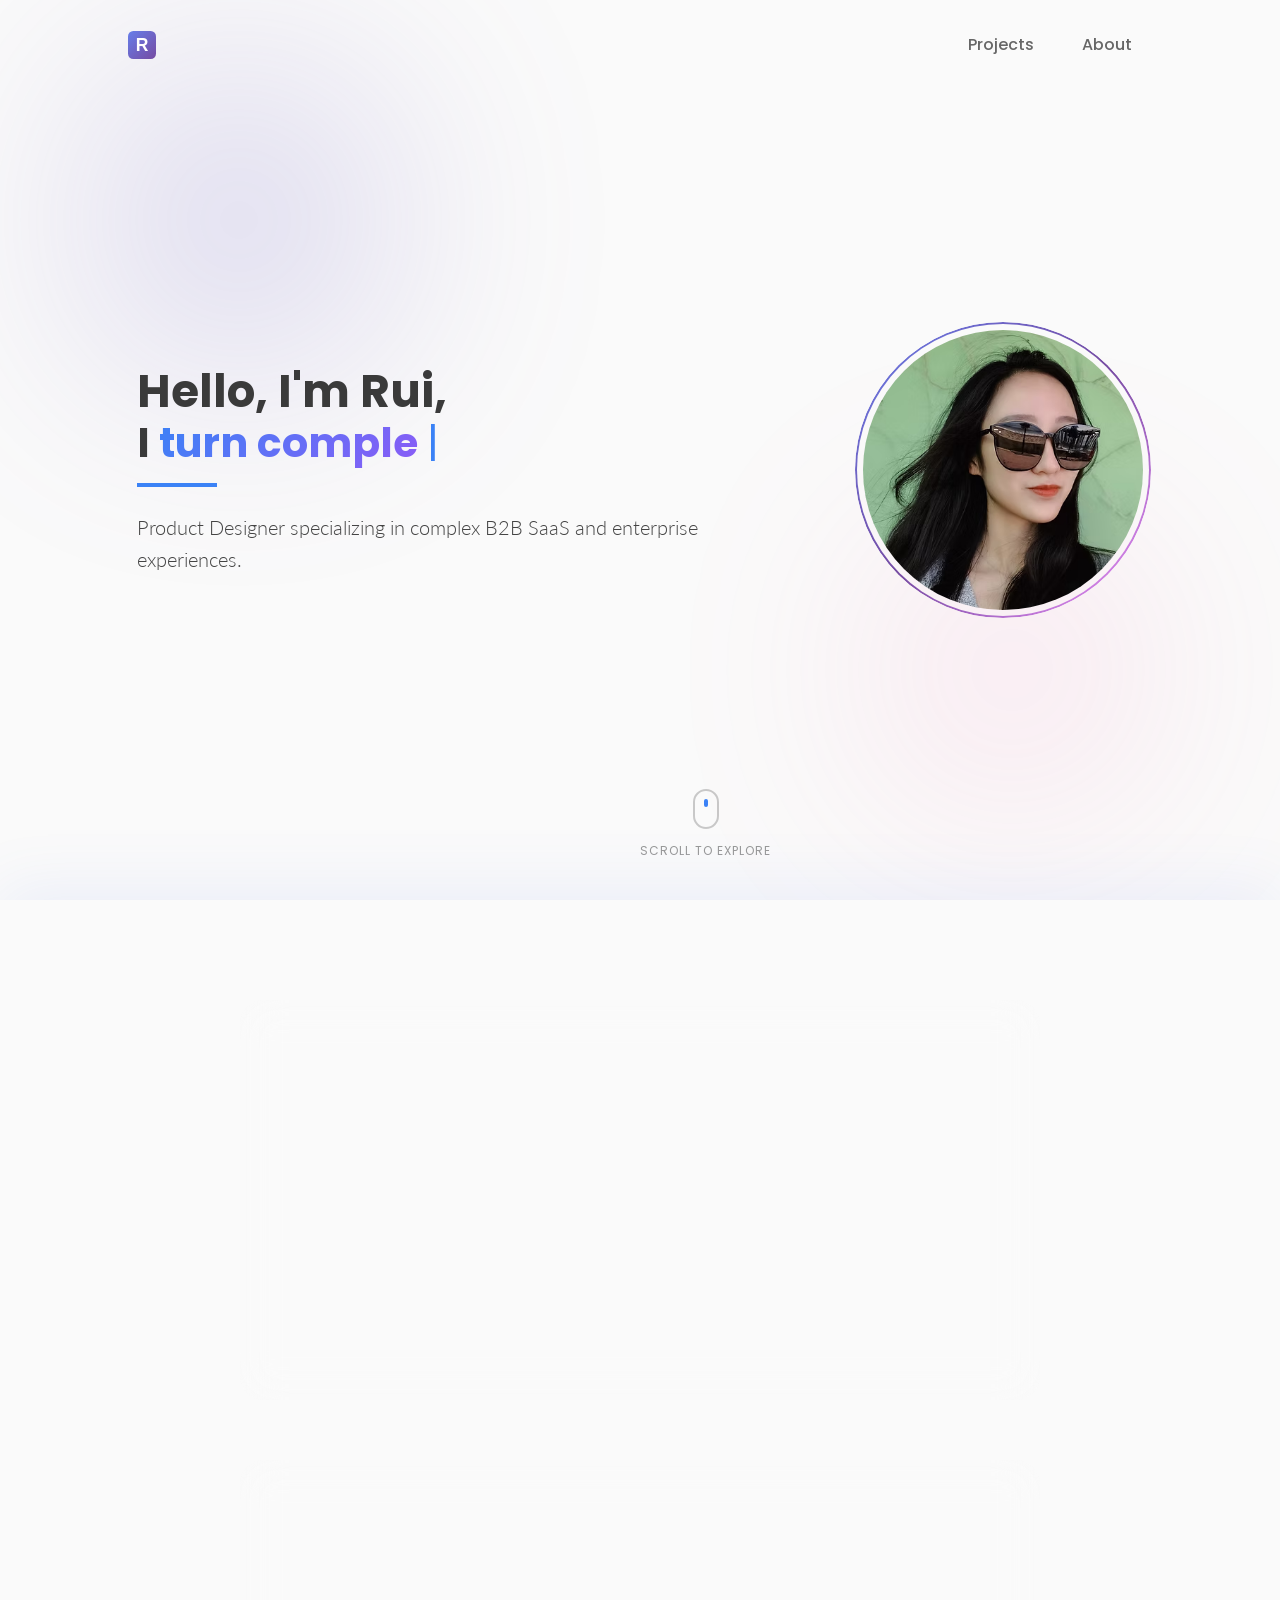
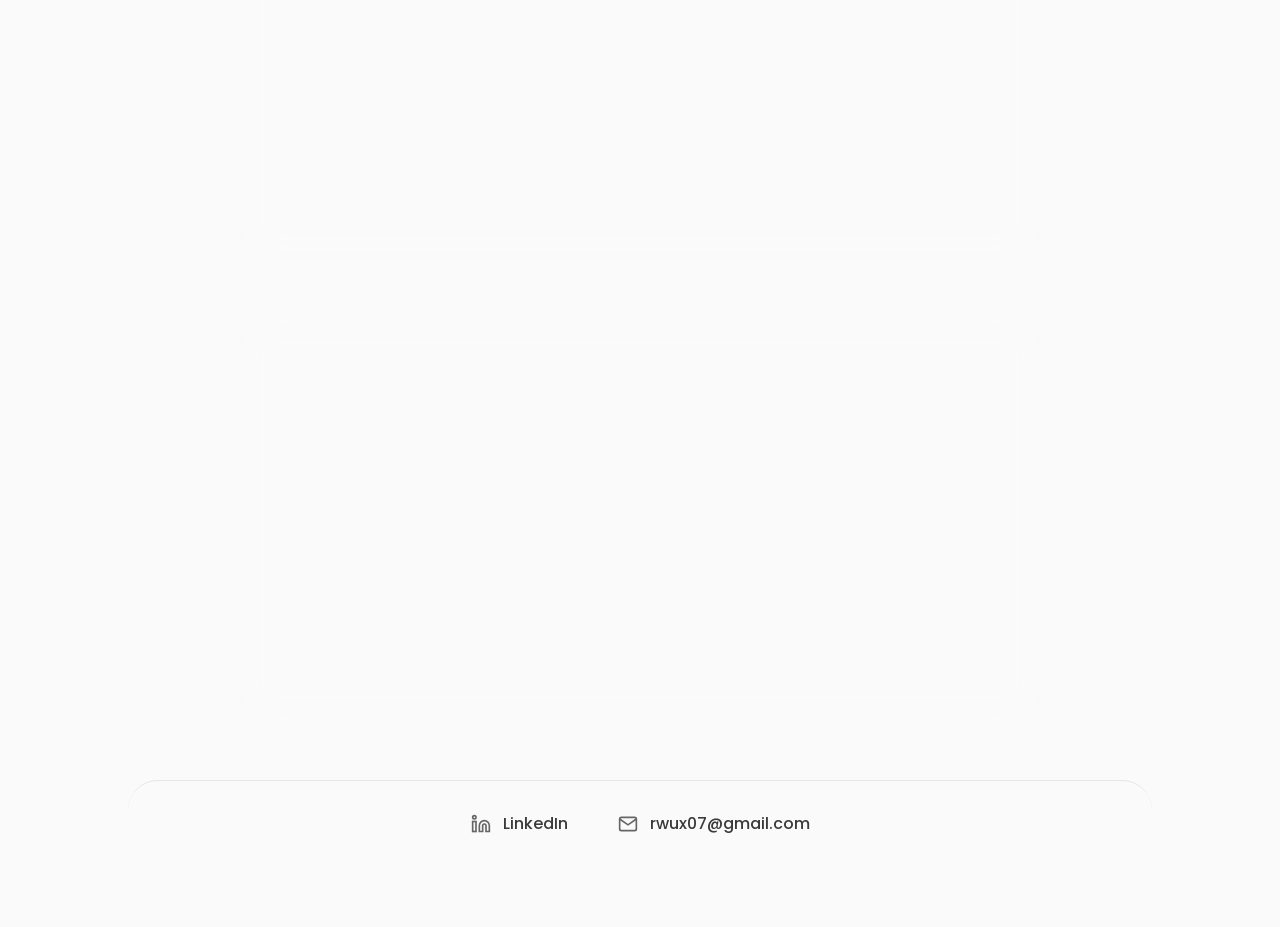
<file: index.html>
<!DOCTYPE html>
<html lang="en">
<head>
    <!-- Google tag (gtag.js) -->
    <script async src="https://www.googletagmanager.com/gtag/js?id=G-1XLJQKQ6T3"></script>
    <script>
      window.dataLayer = window.dataLayer || [];
      function gtag(){dataLayer.push(arguments);}
      gtag('js', new Date());
      gtag('config', 'G-1XLJQKQ6T3');
    </script>
    <meta charset="UTF-8">
    <meta name="viewport" content="width=device-width, initial-scale=1.0">
    <title>Rui | Product Designer</title>
    <link rel="icon" type="image/svg+xml" href="favicon.svg">
    <link rel="stylesheet" href="css/style.css">
    <link rel="preconnect" href="https://fonts.googleapis.com">
    <link rel="preconnect" href="https://fonts.gstatic.com" crossorigin>
    <link href="https://fonts.googleapis.com/css2?family=Poppins:wght@400;500;600;700&family=Lato:wght@300&display=swap" rel="stylesheet">
</head>
<body class="stacking-page">
    <!-- Navigation -->
    <nav class="nav">
        <a href="index.html" class="nav-logo"><img src="favicon.svg" alt="Rui" style="height: 28px; width: auto; display: block;"></a>
        <div class="nav-links">
            <a href="#projects" class="nav-link">Projects</a>
            <a href="about.html" class="nav-link">About</a>
        </div>
    </nav>

    <!-- Hero Section -->
    <section class="hero stacking-section" data-stack-order="1">
        <div class="hero-background">
            <div class="gradient-orb orb-1"></div>
            <div class="gradient-orb orb-2"></div>
        </div>
        <div class="hero-content">
            <div class="hero-text">
                <h1 class="intro">
                    <span class="intro-greeting">Hello, I'm Rui,</span><br>
                    <span class="typing-text" id="typing-text"></span>
                    <span class="cursor">|</span>
                </h1>
                <p class="description">Product Designer specializing in complex B2B SaaS and enterprise experiences.</p>
            </div>
            <div class="hero-avatar">
                <img src="images/IMG_1607.jpeg" alt="Rui" class="avatar-image">
                <div class="avatar-ring"></div>
            </div>
        </div>
        <div class="scroll-indicator">
            <div class="mouse">
                <div class="wheel"></div>
            </div>
            <span>Scroll to explore</span>
        </div>
    </section>

    <!-- Spacer for fixed hero -->
    <div class="hero-spacer"></div>

    <!-- Projects Wrapper -->
    <div class="projects-wrapper">
        <!-- Projects Section -->
        <section class="projects stacking-section" id="projects" data-stack-order="2">
            <div class="projects-grid">
                <!-- Card 1 -->
                <a href="audience-builder/" class="project-card card-1">
                    <div class="card-content">
                        <p class="card-company">Amobee</p>
                        <h2 class="card-title">Audience Builder</h2>
                        <p class="card-description">Optimized the experience of defining target audiences of ads.</p>
                    </div>
                    <div class="card-image">
                        <img src="images/audience-builder-preview.png" alt="Amobee - Audience Builder">
                    </div>
                </a>

                <!-- Card 2 -->
                <a href="experiment-decision/" class="project-card card-2">
                    <div class="card-content">
                        <p class="card-company">Amazon</p>
                        <h2 class="card-title"><span class="nowrap-title">Experiment Decision</span> Reporting</h2>
                        <p class="card-description">Building data-driven decision tools for experimentation teams.</p>
                    </div>
                    <div class="card-image">
                        <img src="images/experiment-decision-preview.png" alt="Amazon - Experiment Decision Reporting">
                    </div>
                </a>

                <!-- Card 3 -->
                <a href="iot-guardian-integration/" class="project-card card-3">
                    <div class="card-content">
                        <p class="card-company">Palo Alto Networks</p>
                        <h2 class="card-title"><span class="nowrap-title">Integration Experience</span></h2>
                        <p class="card-description">Streamlining security integrations for enterprise customers.</p>
                    </div>
                    <div class="card-image">
                        <img src="images/iot-integration.png" alt="Palo Alto Networks - Integration Experience">
                    </div>
                </a>
            </div>

            <!-- Footer -->
            <footer class="footer-dark home-footer">
        <div class="footer-contact">
            <a href="https://linkedin.com/in/ivywang07" class="footer-item" target="_blank">
                <svg viewBox="0 0 24 24" fill="none" stroke="currentColor" stroke-width="2">
                    <path d="M16 8a6 6 0 0 1 6 6v7h-4v-7a2 2 0 0 0-2-2 2 2 0 0 0-2 2v7h-4v-7a6 6 0 0 1 6-6z"/>
                    <rect x="2" y="9" width="4" height="12"/>
                    <circle cx="4" cy="4" r="2"/>
                </svg>
                <span>LinkedIn</span>
            </a>
            <a href="mailto:rwux07@gmail.com" class="footer-item">
                <svg viewBox="0 0 24 24" fill="none" stroke="currentColor" stroke-width="2">
                    <path d="M4 4h16c1.1 0 2 .9 2 2v12c0 1.1-.9 2-2 2H4c-1.1 0-2-.9-2-2V6c0-1.1.9-2 2-2z"/>
                    <polyline points="22,6 12,13 2,6"/>
                </svg>
                <span>rwux07@gmail.com</span>
            </a>
            </div>
            </footer>
        </section>
        <!-- Scroll spacer for projects -->
        <div class="projects-scroll-spacer"></div>
    </div>

    <!-- Custom cursor for project cards -->
    <div class="custom-cursor" id="customCursor">View project</div>

    <script src="js/main.js"></script>
</body>
</html>
</file>
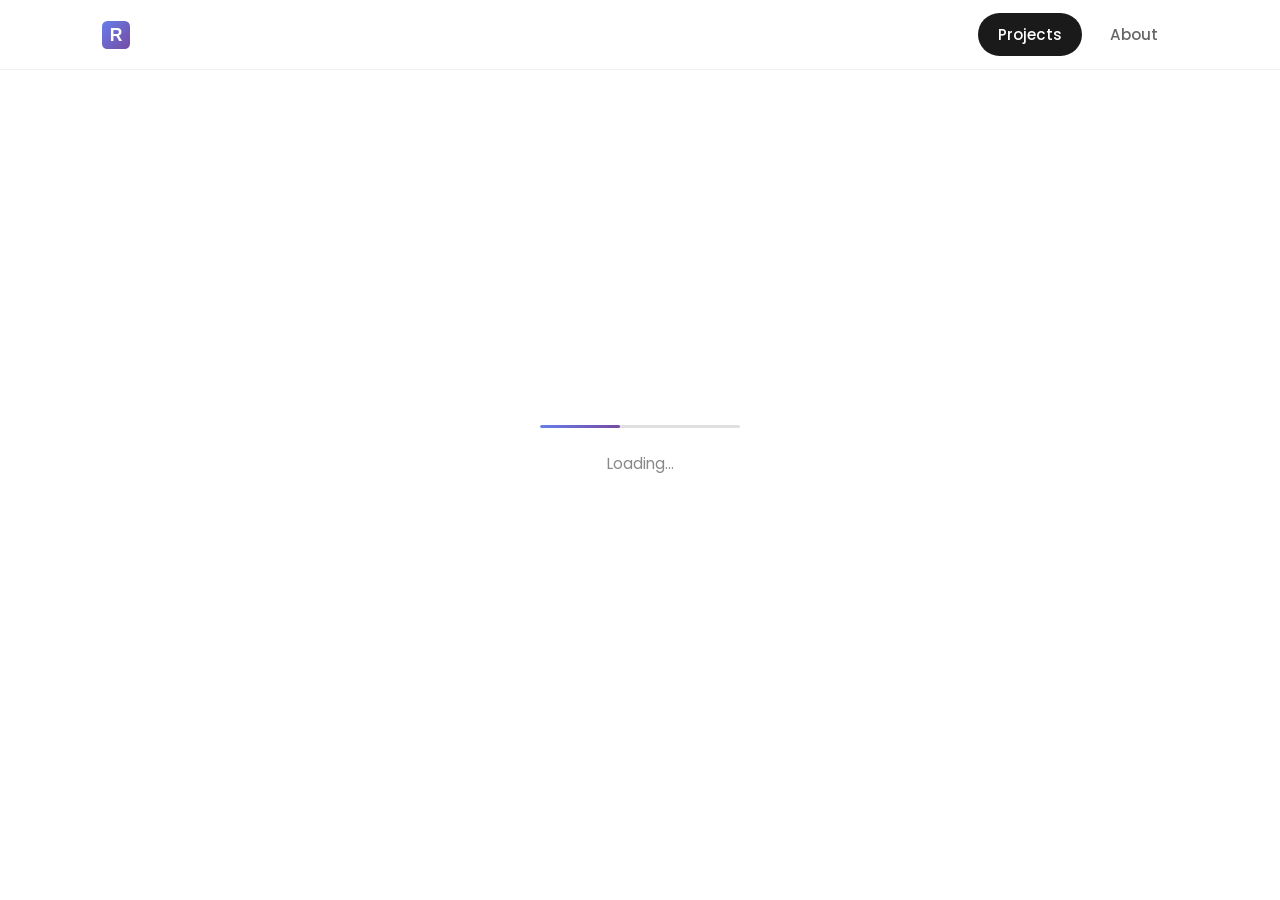
<file: audience-builder/index.html>
<!DOCTYPE html>
<html lang="en">
<head>
    <!-- Google tag (gtag.js) -->
    <script async src="https://www.googletagmanager.com/gtag/js?id=G-1XLJQKQ6T3"></script>
    <script>
      window.dataLayer = window.dataLayer || [];
      function gtag(){dataLayer.push(arguments);}
      gtag('js', new Date());
      gtag('config', 'G-1XLJQKQ6T3');
    </script>
    <meta charset="UTF-8">
    <meta name="viewport" content="width=device-width, initial-scale=1.0">
    <title>Audience Builder | Rui - Product Designer</title>
    <link rel="icon" type="image/svg+xml" href="../favicon.svg">
    <link href="https://fonts.googleapis.com/css2?family=Poppins:wght@300;400;500;600;700&display=swap" rel="stylesheet">
    <style>
        * {
            margin: 0;
            padding: 0;
            box-sizing: border-box;
        }

        html {
            height: 100%;
        }

        body {
            min-height: 100%;
            overflow-x: hidden;
            font-family: 'Poppins', -apple-system, BlinkMacSystemFont, sans-serif;
            background: #333;
        }

        /* Navigation - Always glass effect */
        .nav {
            position: fixed;
            top: 0;
            left: 0;
            right: 0;
            height: 70px;
            display: flex;
            justify-content: space-between;
            align-items: center;
            padding: 0 8%;
            z-index: 9999;
            background: rgba(255, 255, 255, 0.72);
            backdrop-filter: blur(40px) saturate(200%);
            -webkit-backdrop-filter: blur(40px) saturate(200%);
            border-bottom: 1px solid rgba(0, 0, 0, 0.05);
        }

        .nav-logo {
            font-size: 1.25rem;
            font-weight: 700;
            color: #1a1a1a;
            text-decoration: none;
            transition: color 0.3s ease;
        }

        .nav-logo:hover {
            color: #667eea;
        }

        .nav-links {
            display: flex;
            gap: 8px;
        }

        .nav-link {
            font-size: 0.95rem;
            font-weight: 500;
            color: #666;
            padding: 10px 20px;
            border-radius: 24px;
            text-decoration: none;
            transition: all 0.3s ease;
        }

        .nav-link:hover {
            color: #667eea;
            background: rgba(102, 126, 234, 0.1);
        }

        .nav-link.active {
            color: white;
            background: #1a1a1a;
        }

        /* Main content area */
        .content-area {
            position: fixed;
            top: 0;
            left: 0;
            right: 0;
            bottom: 0;
            padding-top: 70px;
            overflow: hidden;
        }

        /* Loader */
        #loader {
            position: absolute;
            top: 0;
            left: 0;
            right: 0;
            bottom: 0;
            background: #fff;
            display: flex;
            flex-direction: column;
            align-items: center;
            justify-content: center;
            gap: 24px;
            z-index: 1000;
        }

        /* Progress bar loader */
        .progress-container {
            width: 200px;
            height: 3px;
            background: #e0e0e0;
            border-radius: 3px;
            overflow: hidden;
        }

        .progress-bar {
            width: 40%;
            height: 100%;
            background: linear-gradient(90deg, #667eea 0%, #764ba2 100%);
            border-radius: 3px;
            animation: progressMove 1.5s ease-in-out infinite;
        }

        @keyframes progressMove {
            0% {
                transform: translateX(-100%);
            }
            50% {
                transform: translateX(150%);
            }
            100% {
                transform: translateX(400%);
            }
        }

        .loader-text {
            font-size: 0.95rem;
            color: #888;
            font-weight: 400;
        }

        /* Iframe - positioned below nav, extended to crop white space */
        #figmaFrame {
            position: absolute;
            top: 0;
            left: 0;
            width: 100%;
            height: calc(100% + 60px);
            border: none;
            display: none;
            z-index: 1;
        }

        #figmaFrame.loaded {
            display: block;
        }


    </style>
</head>
<body>

    <nav class="nav">
        <a href="../" class="nav-logo"><img src="../favicon.svg" alt="Rui" style="height: 28px; width: auto; display: block;"></a>
        <div class="nav-links">
            <a href="../#projects" class="nav-link active">Projects</a>
            <a href="../about.html" class="nav-link">About</a>
        </div>
    </nav>

    <div class="content-area">
        <div id="loader">
            <div class="progress-container">
                <div class="progress-bar"></div>
            </div>
            <p class="loader-text">Loading...</p>
        </div>
        <iframe
            id="figmaFrame"
            src="https://www.figma.com/embed?embed_host=share&url=https%3A%2F%2Fwww.figma.com%2Fproto%2FBpvuWFHbCrGnnuUQVpnoPl%2FRui-s-projects%3Fpage-id%3D0%253A1%26node-id%3D1-1067%26viewport%3D265%252C211%252C0.35%26t%3DU31zxR1IPv5orQoc-1%26scaling%3Dscale-down-width%26content-scaling%3Dfixed%26hide-ui%3D1"
            allowfullscreen>
        </iframe>
    </div>

    <script>
        var iframe = document.getElementById('figmaFrame');
        var loader = document.getElementById('loader');
        var loaderText = document.querySelector('.loader-text');

        // Show iframe immediately (behind loader) so it can load
        iframe.style.display = 'block';
        iframe.style.opacity = '0';

        iframe.onload = function() {
            console.log('Figma iframe loaded');
            setTimeout(function() {
                loader.style.display = 'none';
                iframe.style.opacity = '1';
            }, 2000);
        };

        // Fallback: if not loaded after 15 seconds, show anyway
        setTimeout(function() {
            if (loader.style.display !== 'none') {
                loaderText.textContent = 'Loading...';
            }
        }, 5000);

        setTimeout(function() {
            if (loader.style.display !== 'none') {
                console.log('Fallback: showing iframe after timeout');
                loader.style.display = 'none';
                iframe.style.opacity = '1';
            }
        }, 15000);
    </script>

</body>
</html>
</file>
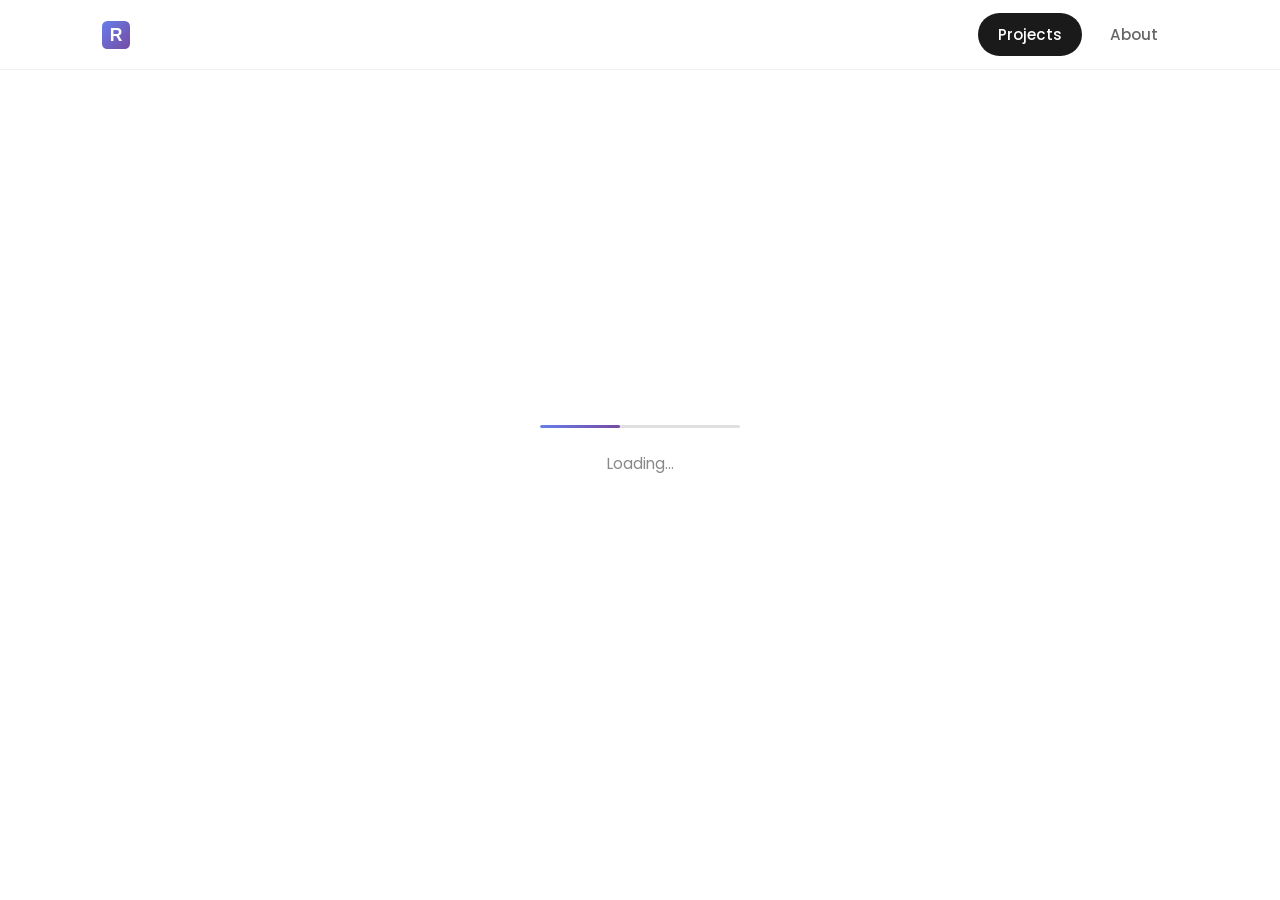
<file: experiment-decision/index.html>
<!DOCTYPE html>
<html lang="en">
<head>
    <!-- Google tag (gtag.js) -->
    <script async src="https://www.googletagmanager.com/gtag/js?id=G-1XLJQKQ6T3"></script>
    <script>
      window.dataLayer = window.dataLayer || [];
      function gtag(){dataLayer.push(arguments);}
      gtag('js', new Date());
      gtag('config', 'G-1XLJQKQ6T3');
    </script>
    <meta charset="UTF-8">
    <meta name="viewport" content="width=device-width, initial-scale=1.0">
    <title>Experiment Decision Reporting | Rui - Product Designer</title>
    <link rel="icon" type="image/svg+xml" href="../favicon.svg">
    <link href="https://fonts.googleapis.com/css2?family=Poppins:wght@300;400;500;600;700&display=swap" rel="stylesheet">
    <style>
        * {
            margin: 0;
            padding: 0;
            box-sizing: border-box;
        }

        html {
            height: 100%;
        }

        body {
            min-height: 100%;
            overflow-x: hidden;
            font-family: 'Poppins', -apple-system, BlinkMacSystemFont, sans-serif;
            background: #333;
        }

        /* Navigation - Always glass effect */
        .nav {
            position: fixed;
            top: 0;
            left: 0;
            right: 0;
            height: 70px;
            display: flex;
            justify-content: space-between;
            align-items: center;
            padding: 0 8%;
            z-index: 9999;
            background: rgba(255, 255, 255, 0.72);
            backdrop-filter: blur(40px) saturate(200%);
            -webkit-backdrop-filter: blur(40px) saturate(200%);
            border-bottom: 1px solid rgba(0, 0, 0, 0.05);
        }

        .nav-logo {
            font-size: 1.25rem;
            font-weight: 700;
            color: #1a1a1a;
            text-decoration: none;
            transition: color 0.3s ease;
        }

        .nav-logo:hover {
            color: #667eea;
        }

        .nav-links {
            display: flex;
            gap: 8px;
        }

        .nav-link {
            font-size: 0.95rem;
            font-weight: 500;
            color: #666;
            padding: 10px 20px;
            border-radius: 24px;
            text-decoration: none;
            transition: all 0.3s ease;
        }

        .nav-link:hover {
            color: #667eea;
            background: rgba(102, 126, 234, 0.1);
        }

        .nav-link.active {
            color: white;
            background: #1a1a1a;
        }

        /* Main content area */
        .content-area {
            position: fixed;
            top: 0;
            left: 0;
            right: 0;
            bottom: 0;
            padding-top: 70px;
            overflow: hidden;
        }

        /* Loader */
        #loader {
            position: absolute;
            top: 0;
            left: 0;
            right: 0;
            bottom: 0;
            background: #fff;
            display: flex;
            flex-direction: column;
            align-items: center;
            justify-content: center;
            gap: 24px;
            z-index: 1000;
        }

        /* Progress bar loader */
        .progress-container {
            width: 200px;
            height: 3px;
            background: #e0e0e0;
            border-radius: 3px;
            overflow: hidden;
        }

        .progress-bar {
            width: 40%;
            height: 100%;
            background: linear-gradient(90deg, #667eea 0%, #764ba2 100%);
            border-radius: 3px;
            animation: progressMove 1.5s ease-in-out infinite;
        }

        @keyframes progressMove {
            0% {
                transform: translateX(-100%);
            }
            50% {
                transform: translateX(150%);
            }
            100% {
                transform: translateX(400%);
            }
        }

        .loader-text {
            font-size: 0.95rem;
            color: #888;
            font-weight: 400;
        }

        /* Iframe - positioned below nav, extended to crop white space */
        #figmaFrame {
            position: absolute;
            top: 0;
            left: 0;
            width: 100%;
            height: calc(100% + 60px);
            border: none;
            display: none;
            z-index: 1;
        }

        #figmaFrame.loaded {
            display: block;
        }


    </style>
</head>
<body>

    <nav class="nav">
        <a href="../" class="nav-logo"><img src="../favicon.svg" alt="Rui" style="height: 28px; width: auto; display: block;"></a>
        <div class="nav-links">
            <a href="../#projects" class="nav-link active">Projects</a>
            <a href="../about.html" class="nav-link">About</a>
        </div>
    </nav>

    <div class="content-area">
        <div id="loader">
            <div class="progress-container">
                <div class="progress-bar"></div>
            </div>
            <p class="loader-text">Loading...</p>
        </div>
        <iframe
            id="figmaFrame"
            src="https://www.figma.com/embed?embed_host=share&url=https%3A%2F%2Fwww.figma.com%2Fproto%2F3cCGa0my1RQRLvUQdY265M%2FRui-s-projects%3Fpage-id%3D2%253A2971%26node-id%3D2-4224%26p%3Df%26viewport%3D522%252C108%252C0.06%26t%3DTQQ4GvpJqbbLV1UB-1%26scaling%3Dscale-down-width%26content-scaling%3Dfixed%26hide-ui%3D1"
            allowfullscreen>
        </iframe>
    </div>

    <script>
        var iframe = document.getElementById('figmaFrame');
        var loader = document.getElementById('loader');
        var loaderText = document.querySelector('.loader-text');

        // Show iframe immediately (behind loader) so it can load
        iframe.style.display = 'block';
        iframe.style.opacity = '0';

        iframe.onload = function() {
            console.log('Figma iframe loaded');
            setTimeout(function() {
                loader.style.display = 'none';
                iframe.style.opacity = '1';
            }, 2000);
        };

        // Fallback: if not loaded after 15 seconds, show anyway
        setTimeout(function() {
            if (loader.style.display !== 'none') {
                loaderText.textContent = 'Loading...';
            }
        }, 5000);

        setTimeout(function() {
            if (loader.style.display !== 'none') {
                console.log('Fallback: showing iframe after timeout');
                loader.style.display = 'none';
                iframe.style.opacity = '1';
            }
        }, 15000);
    </script>

</body>
</html>
</file>
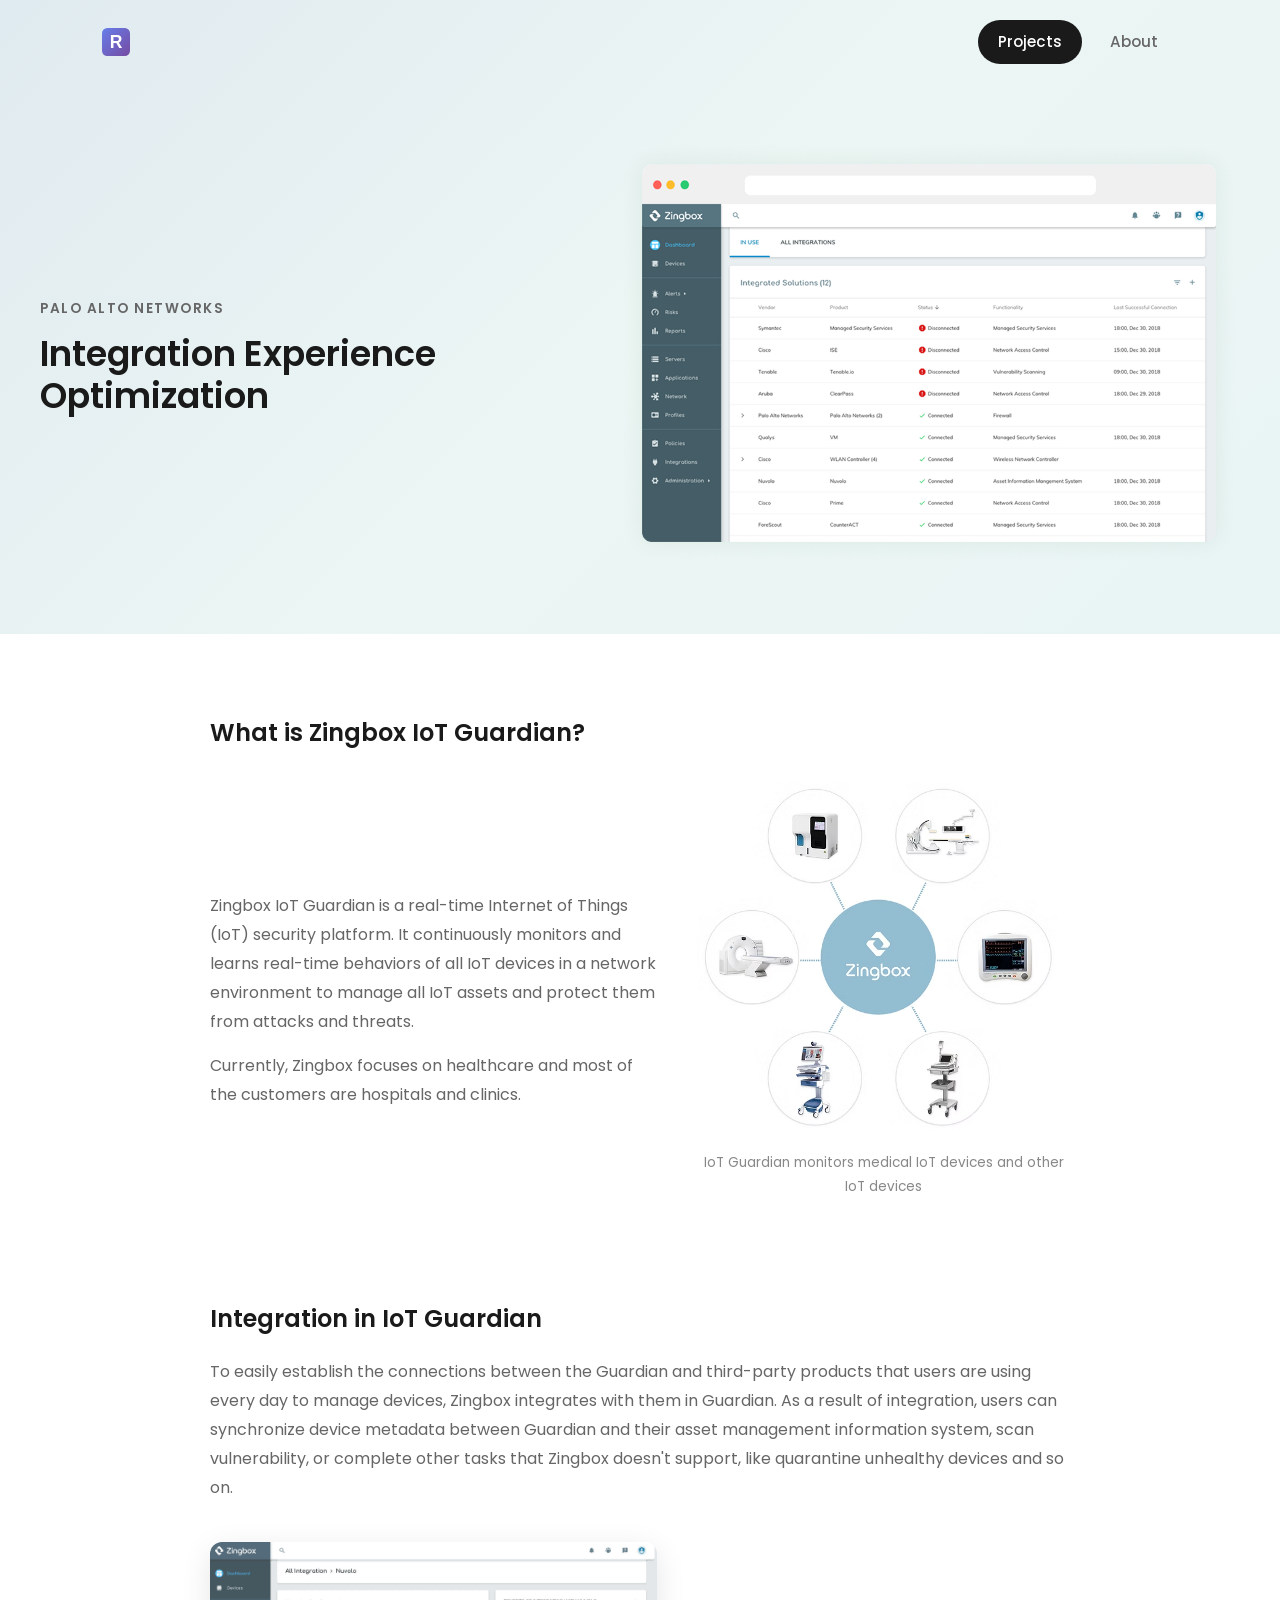
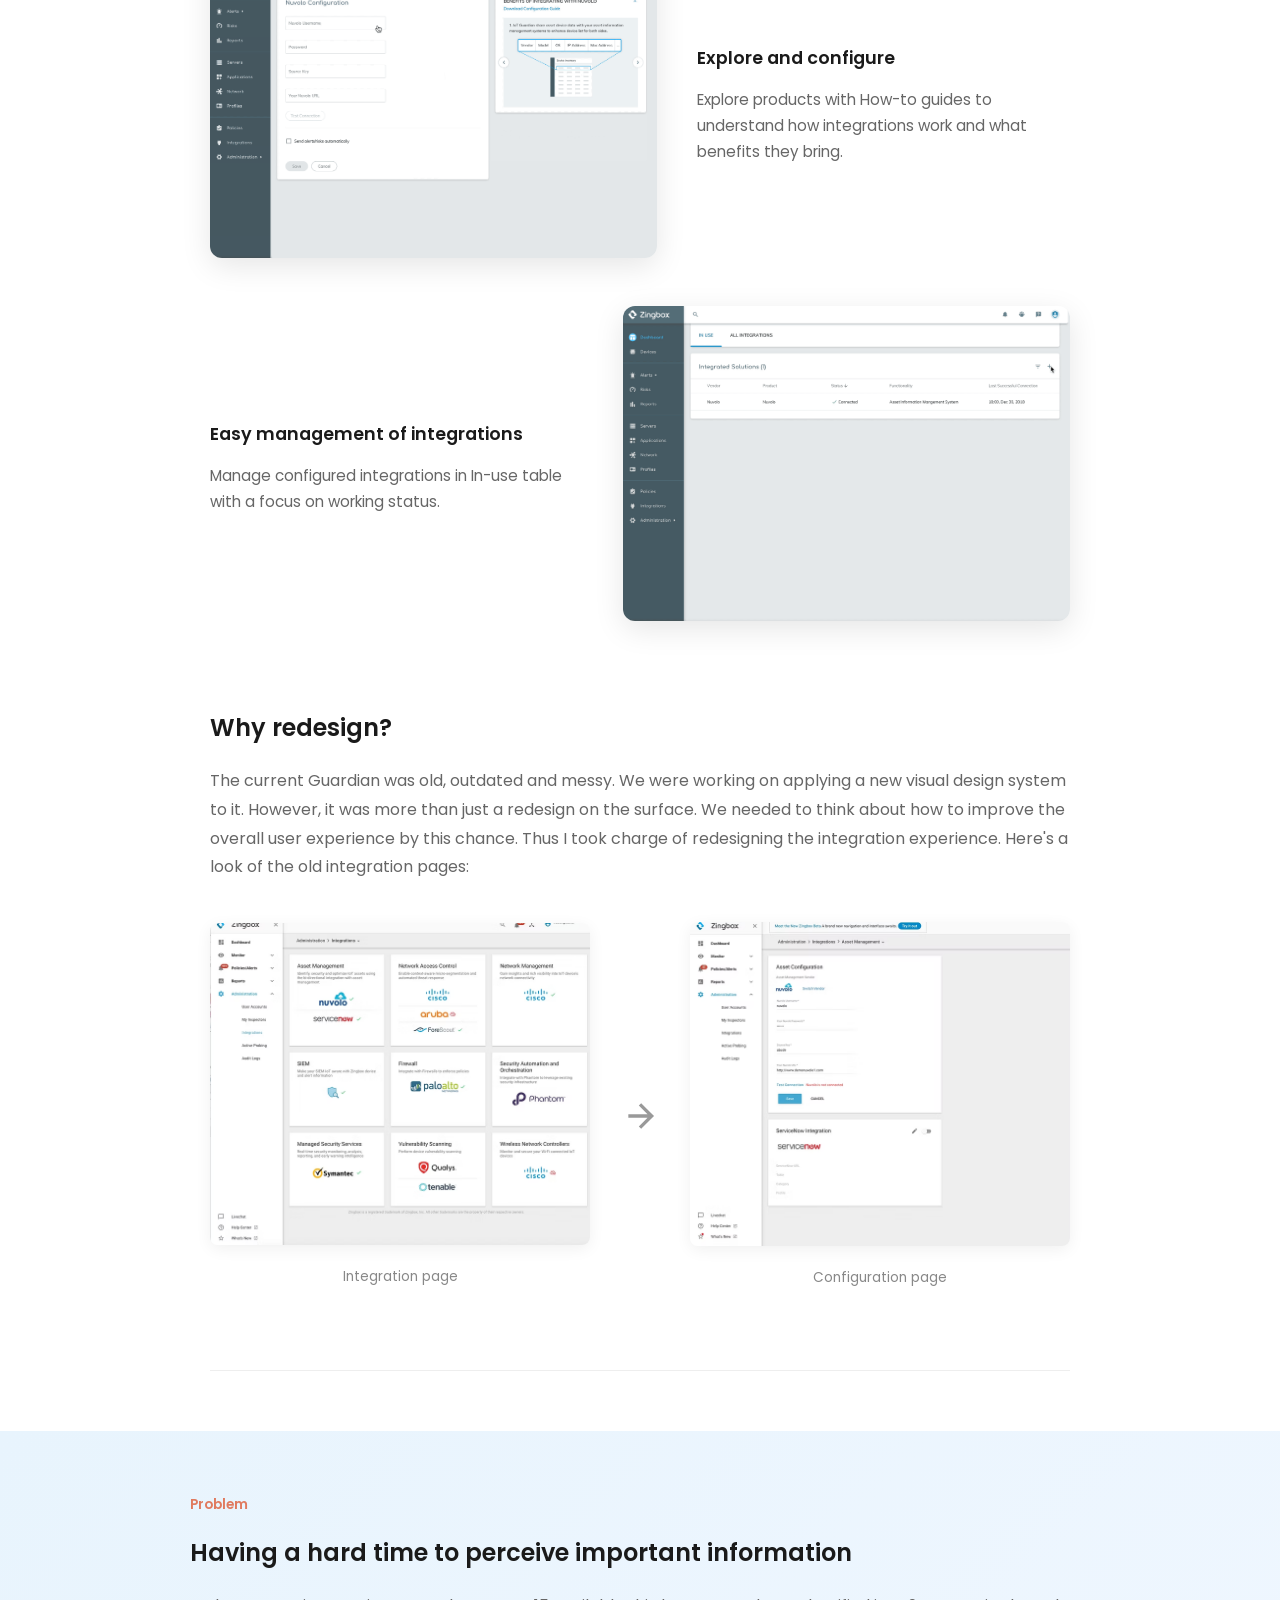
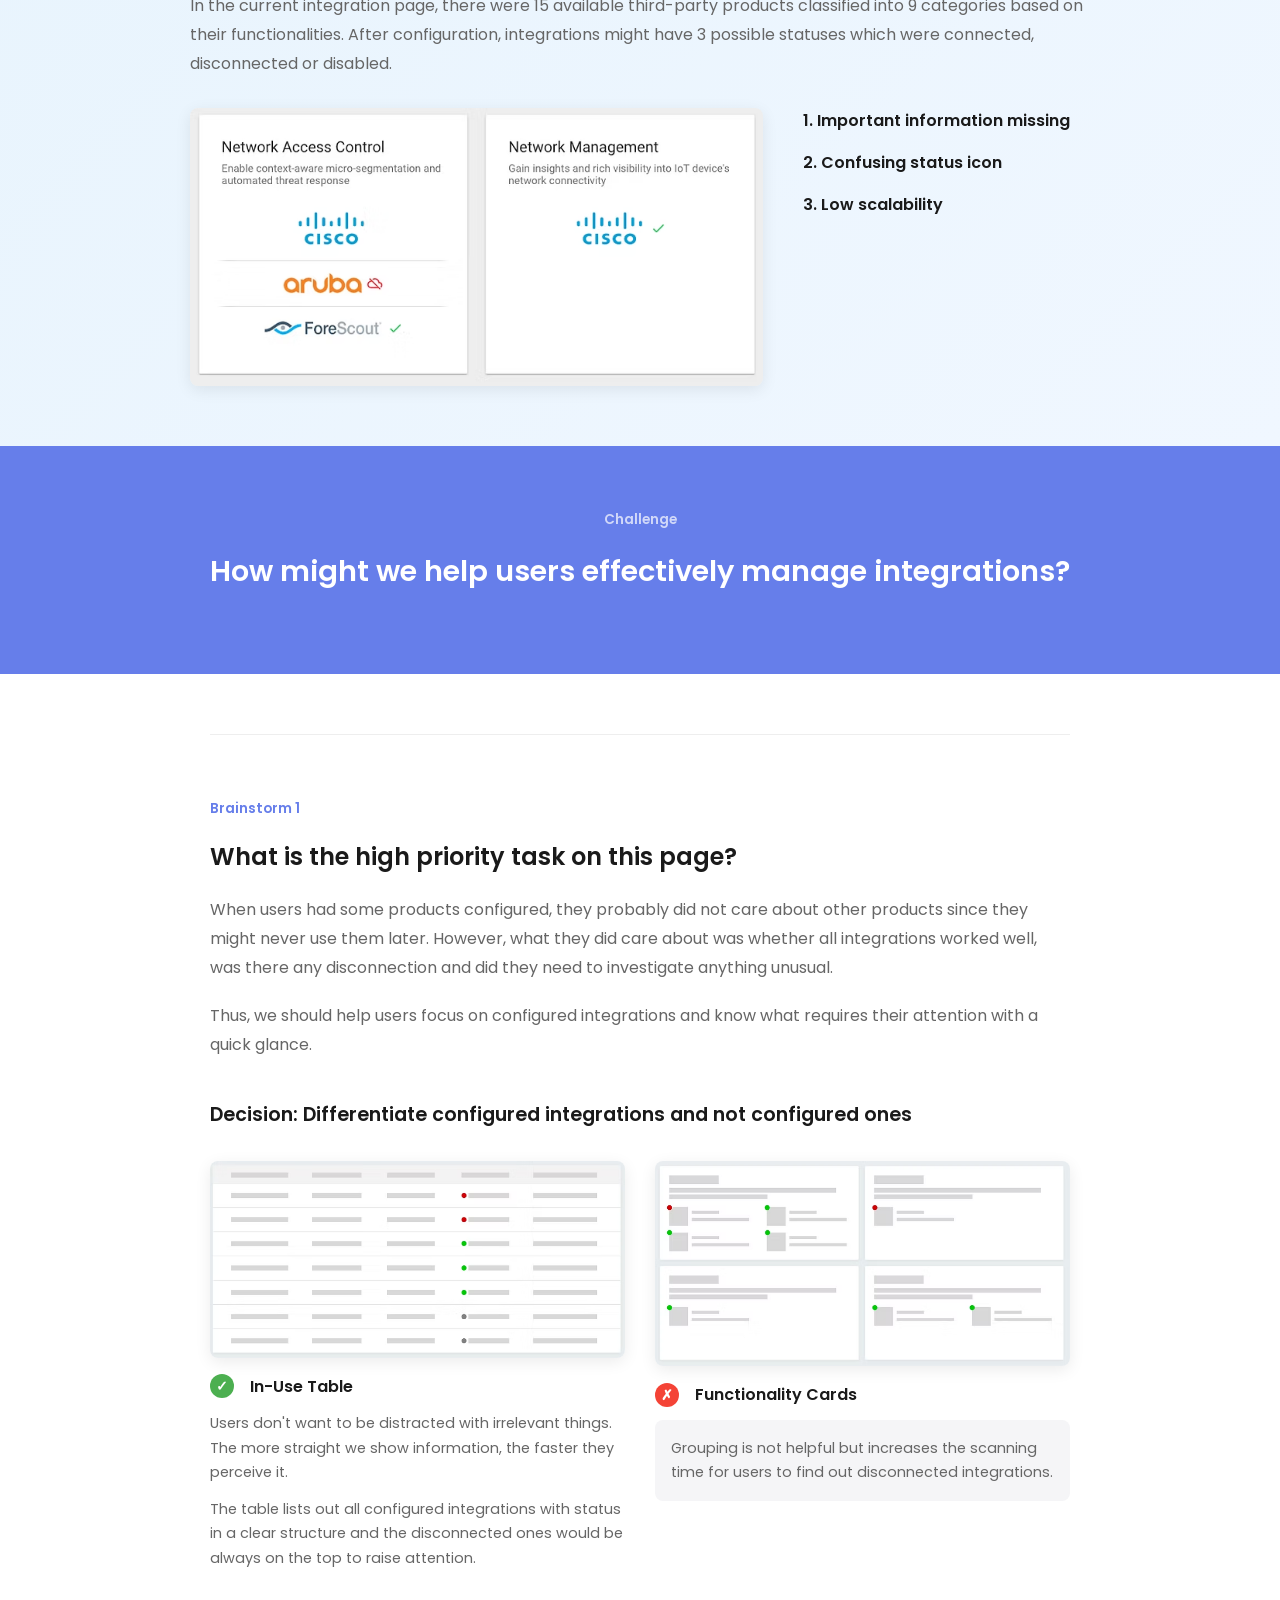
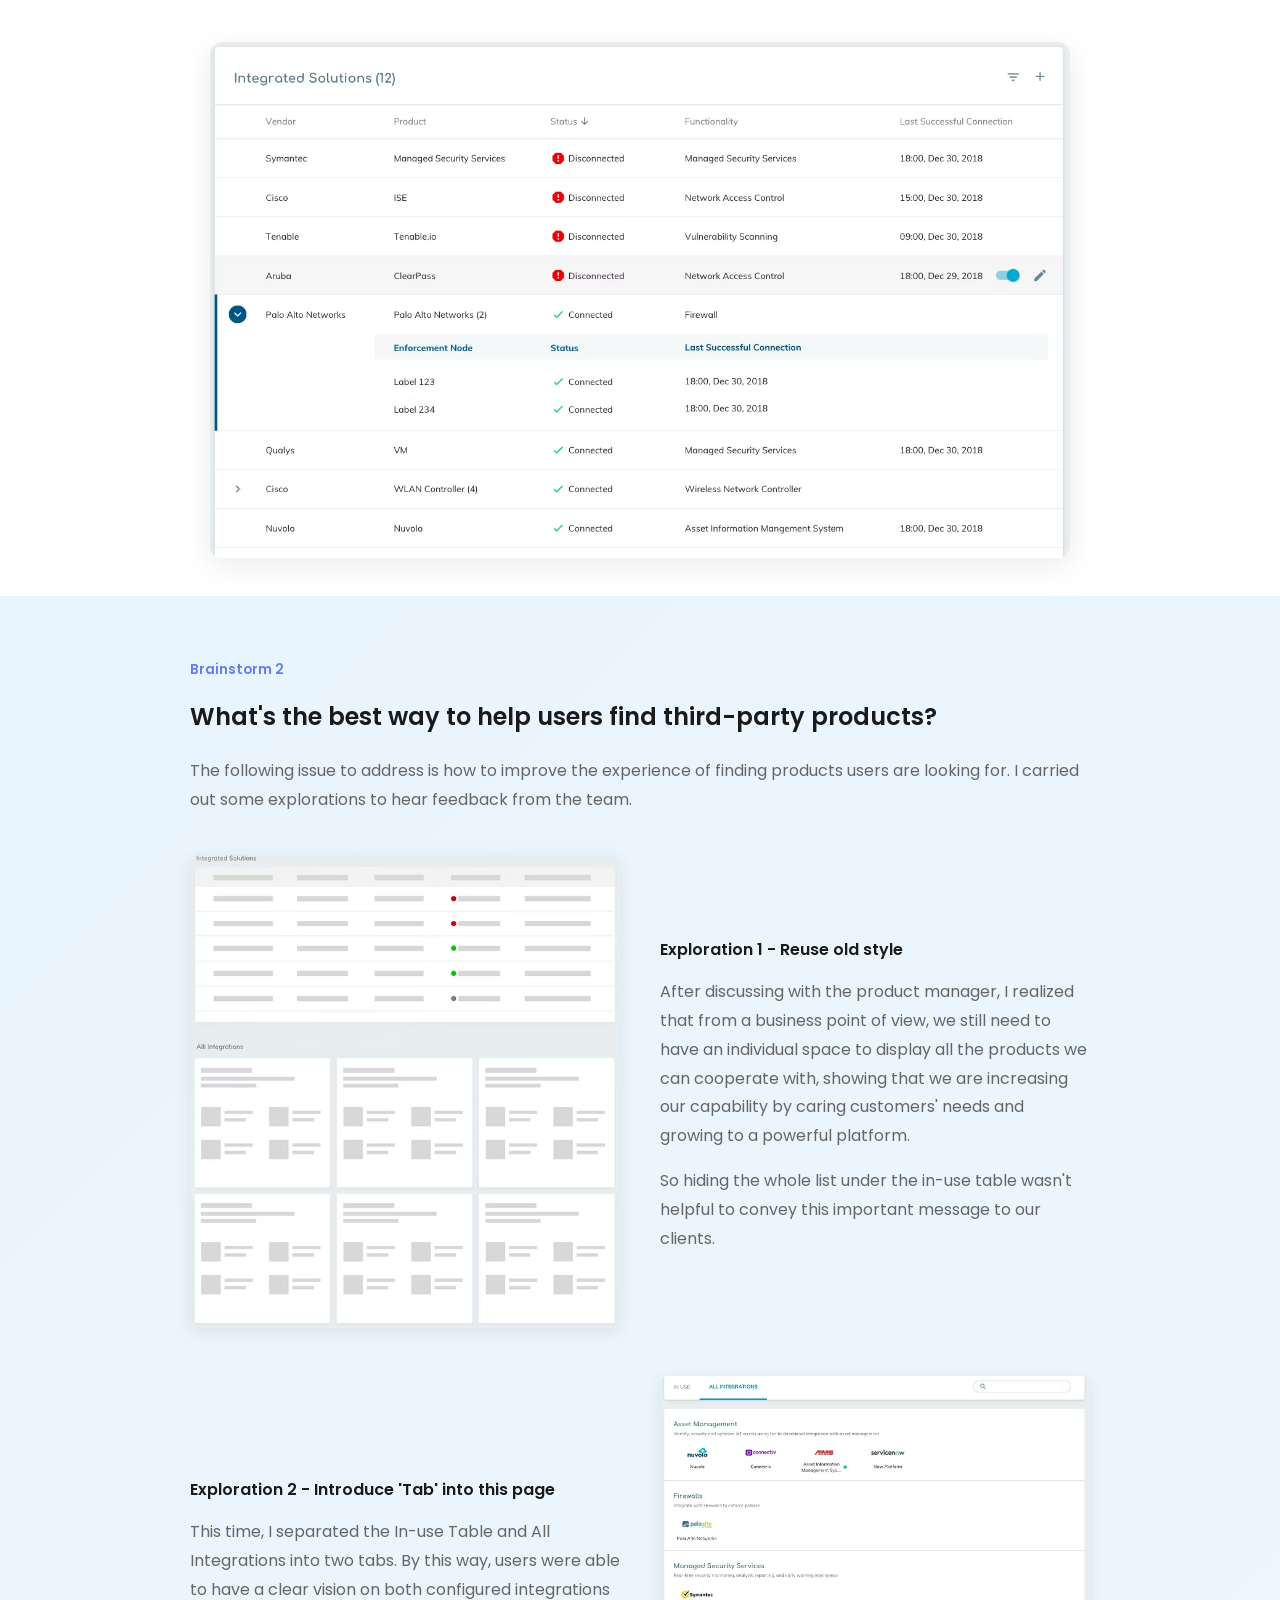
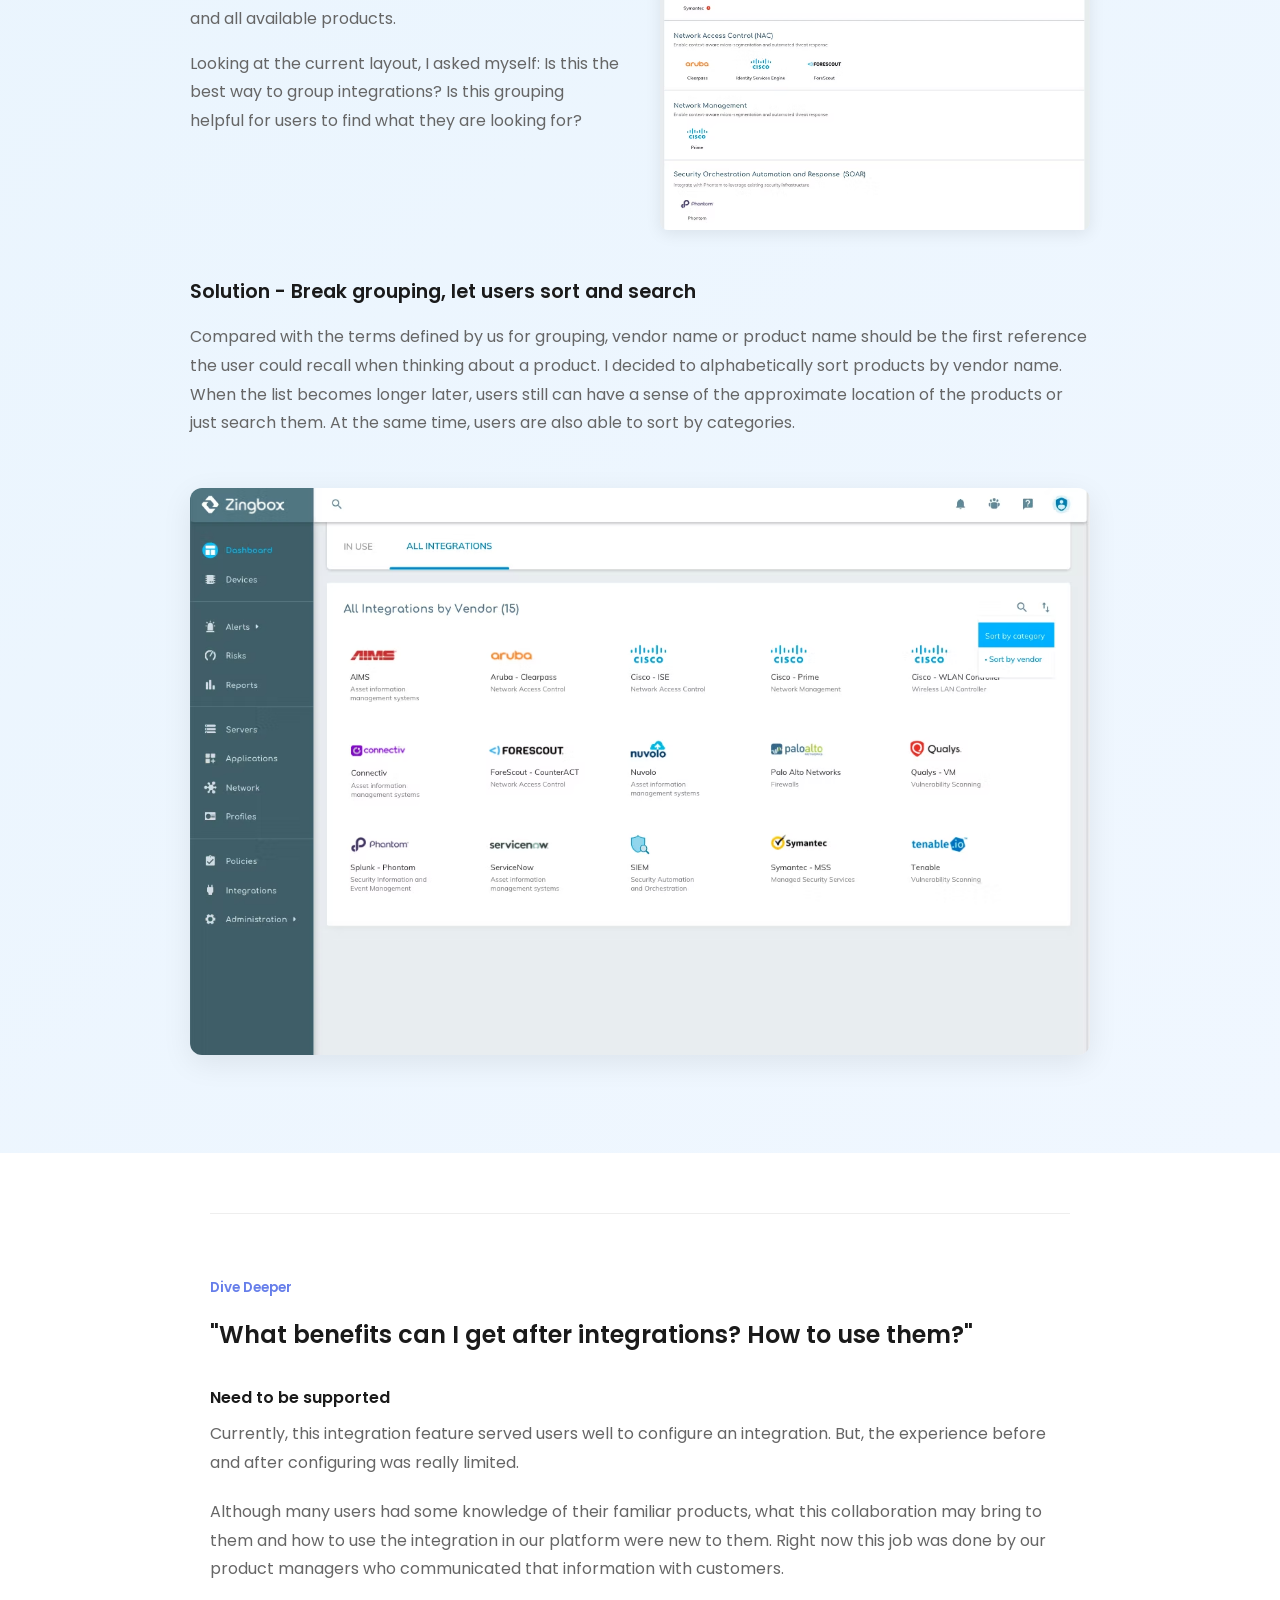
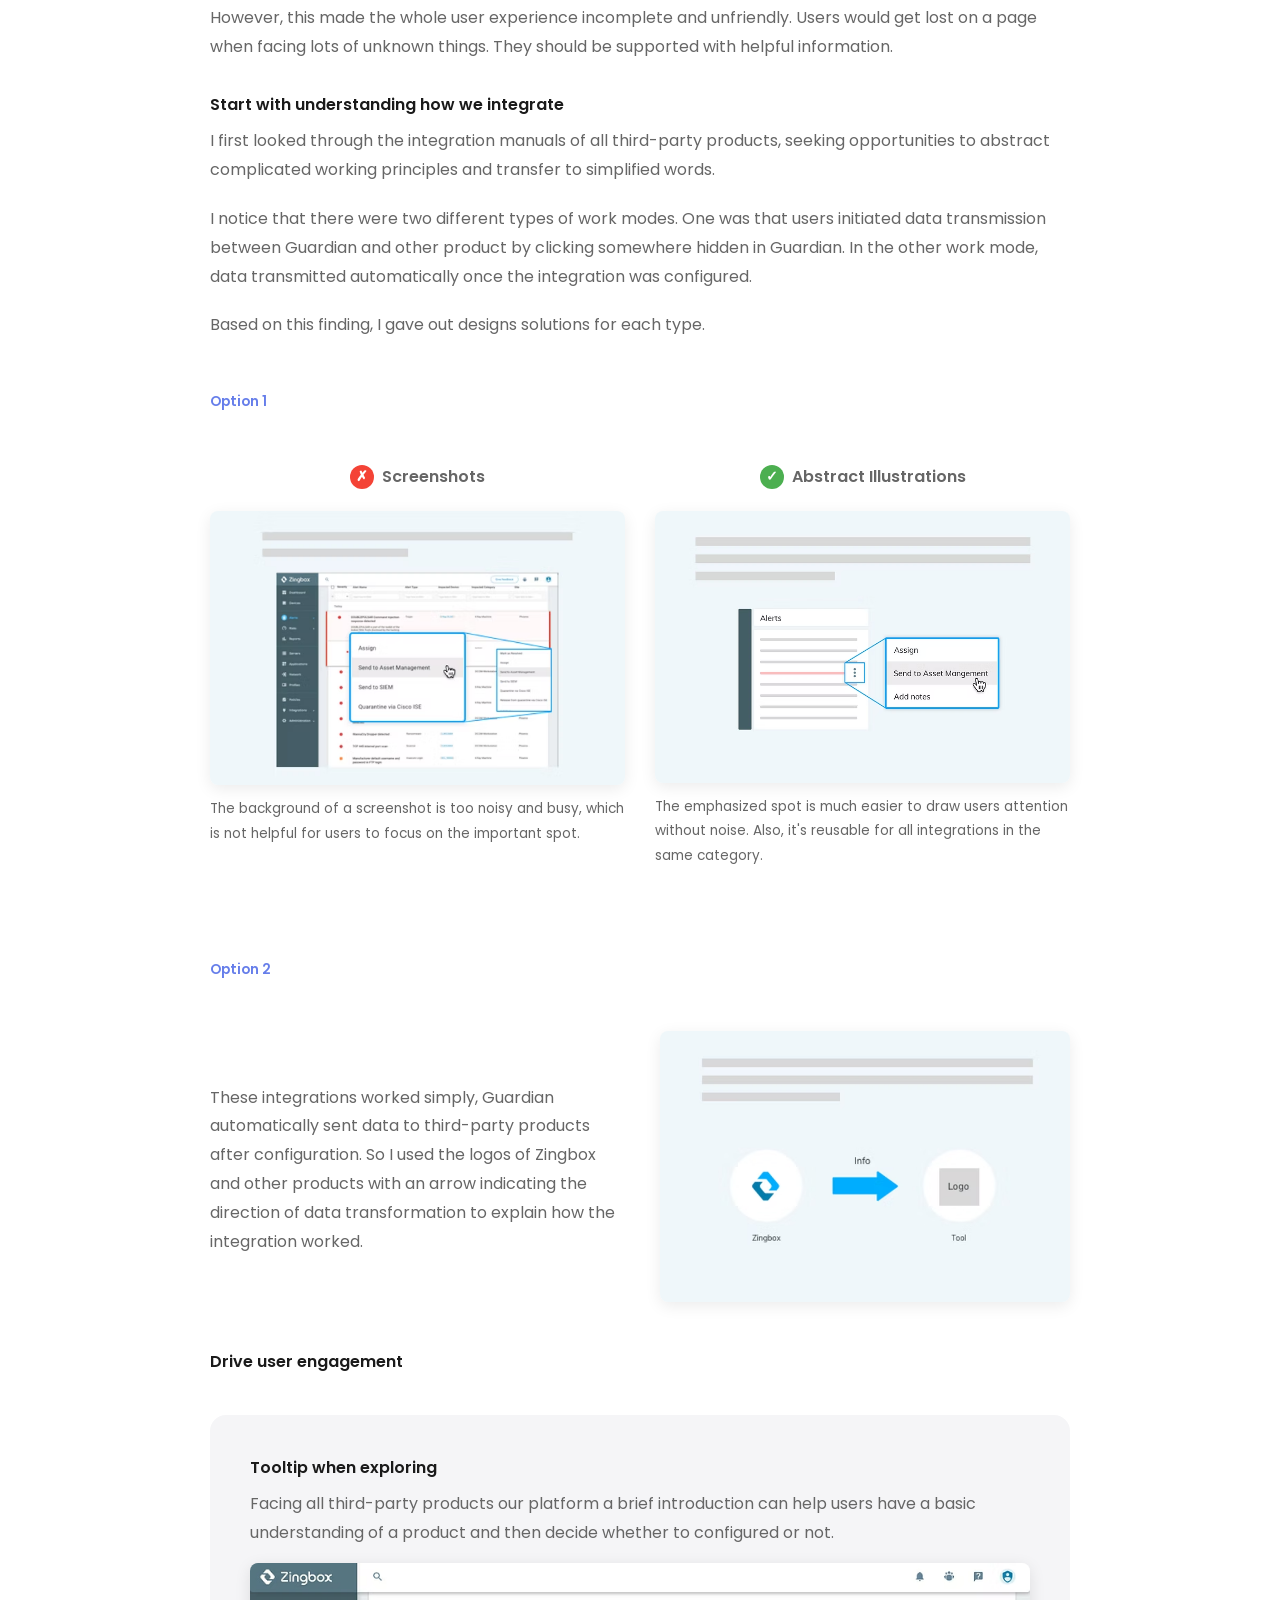
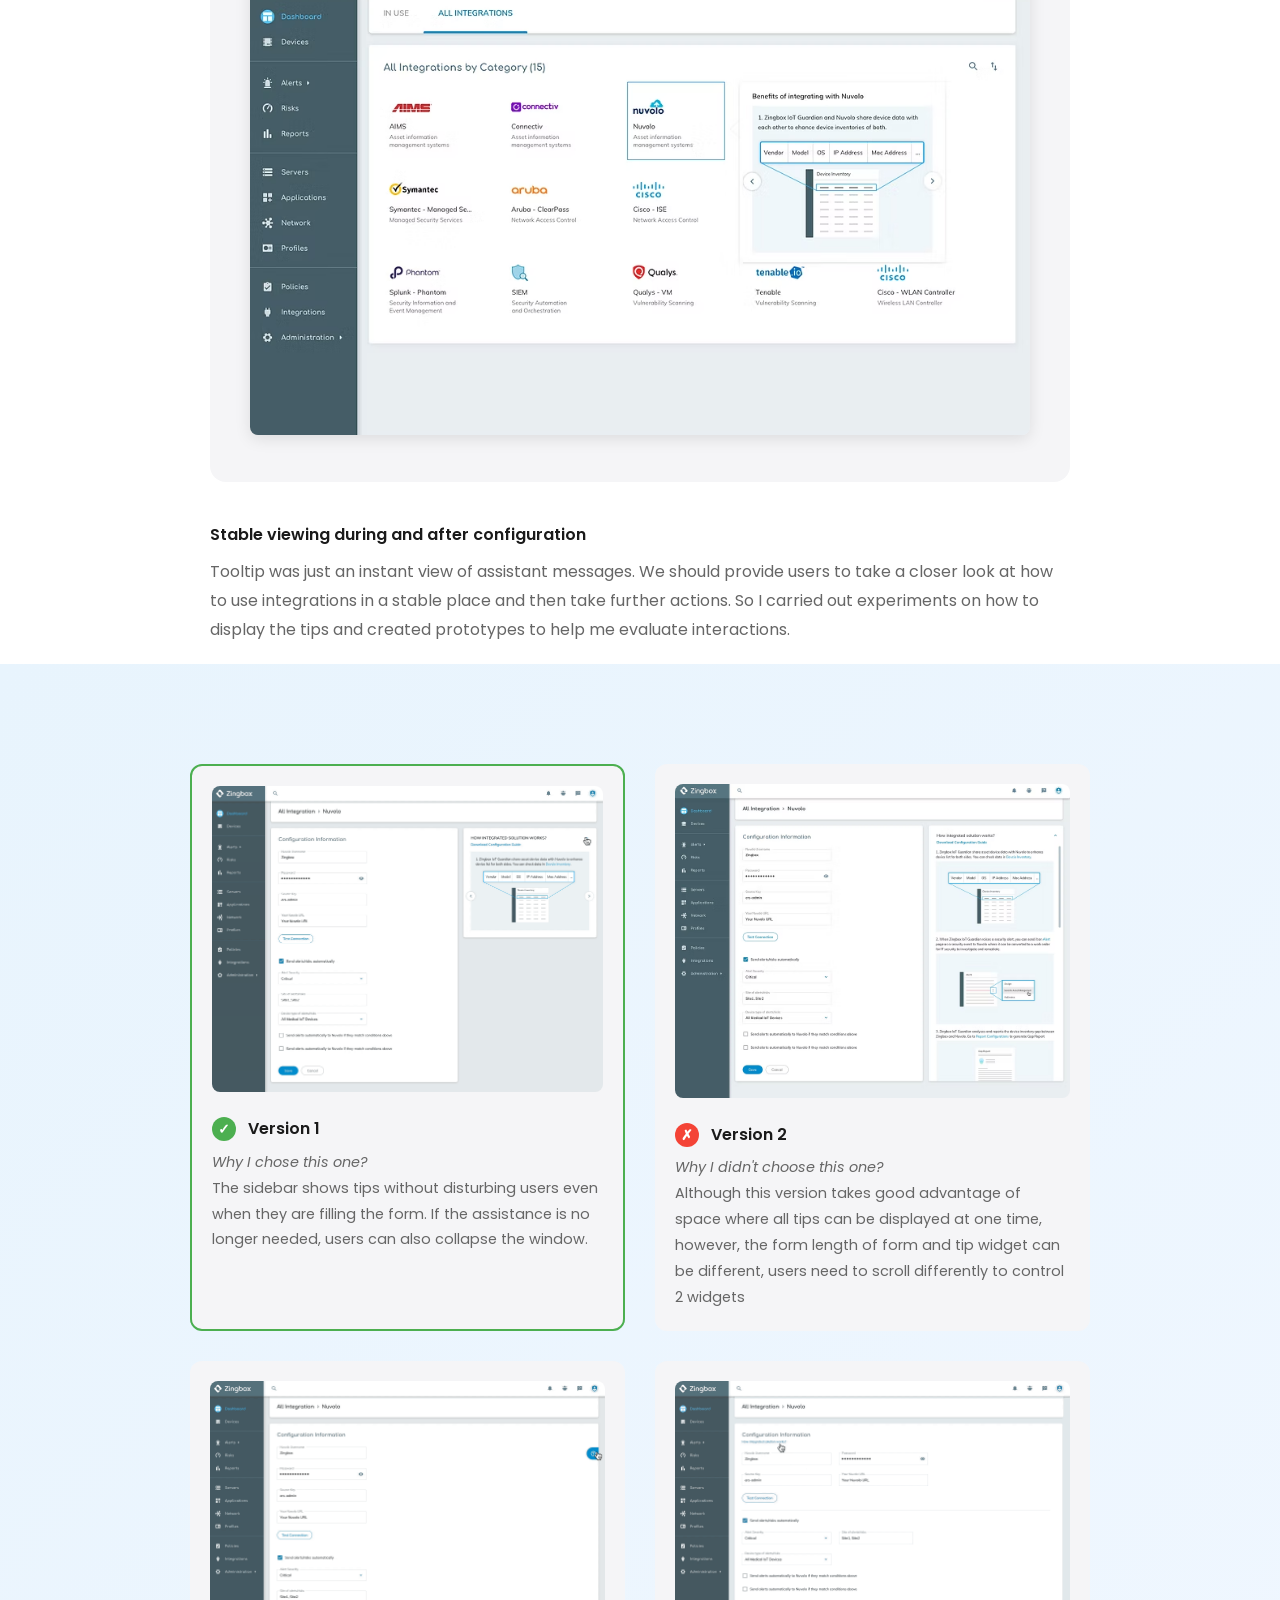
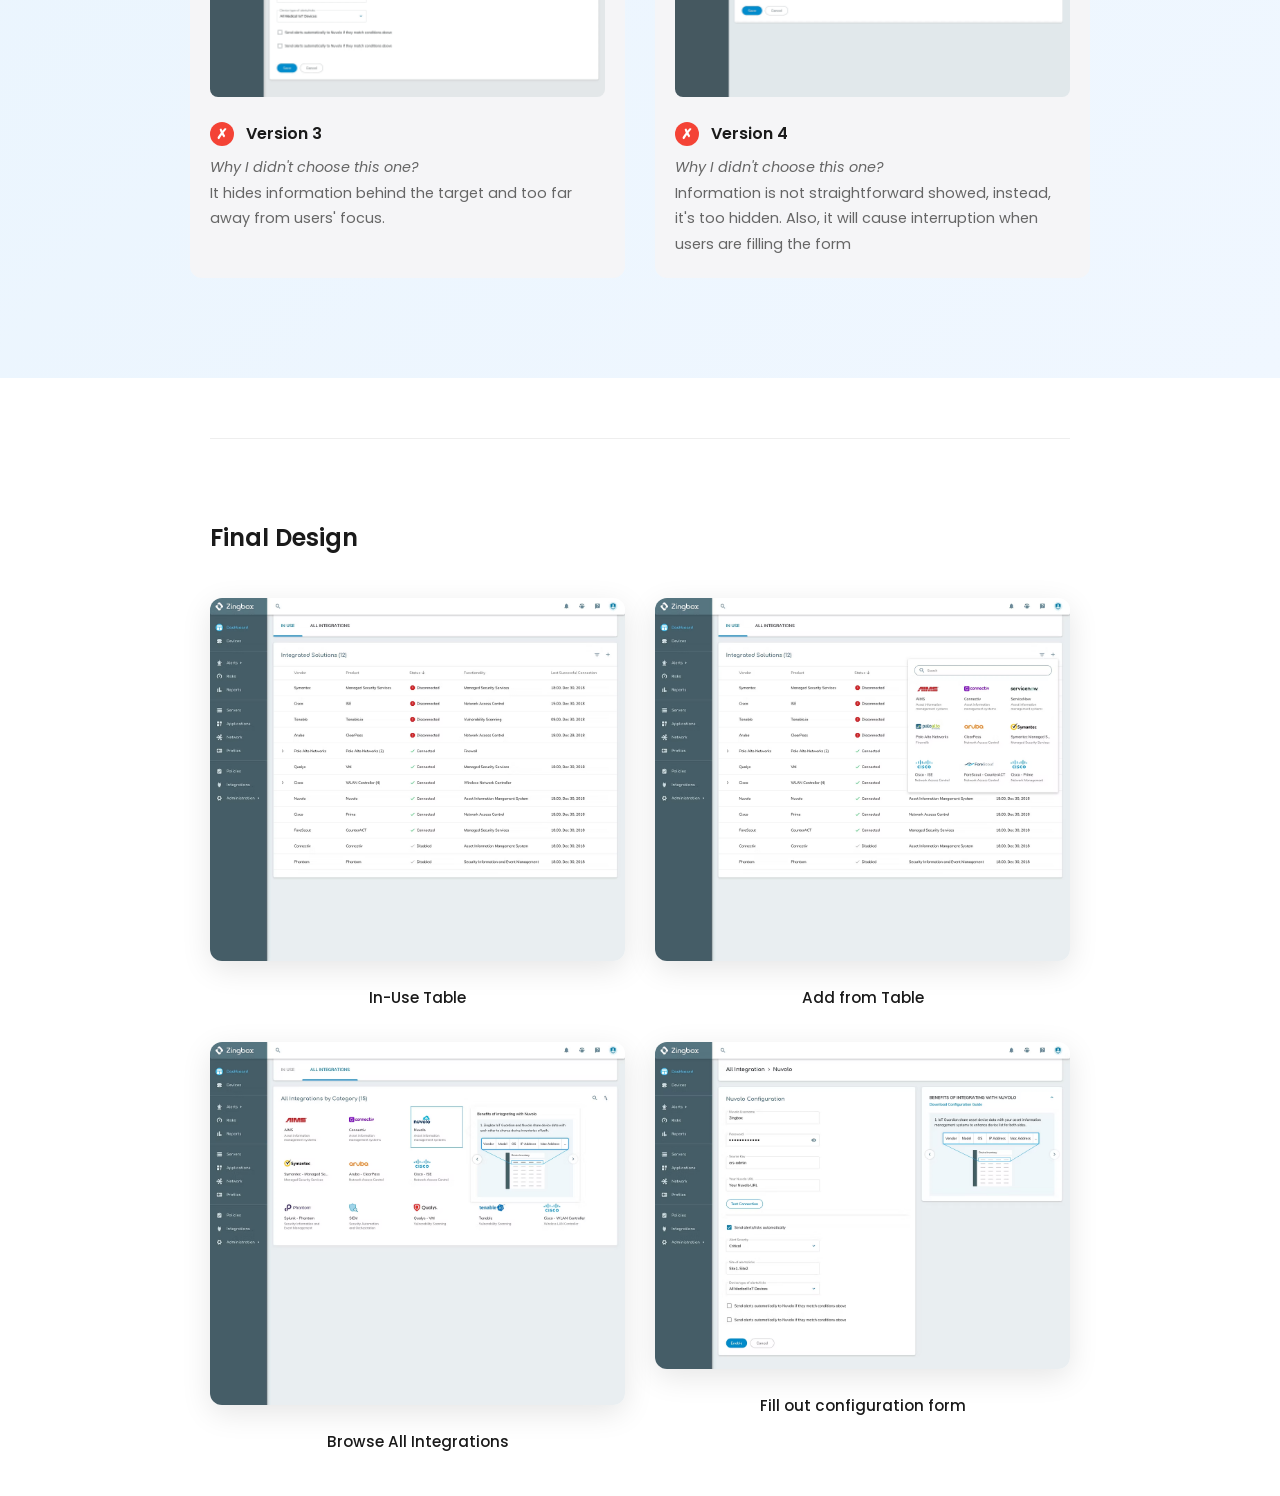
<file: iot-guardian-integration/index.html>
<!DOCTYPE html>
<html lang="en">
<head>
    <!-- Google tag (gtag.js) -->
    <script async src="https://www.googletagmanager.com/gtag/js?id=G-1XLJQKQ6T3"></script>
    <script>
      window.dataLayer = window.dataLayer || [];
      function gtag(){dataLayer.push(arguments);}
      gtag('js', new Date());
      gtag('config', 'G-1XLJQKQ6T3');
    </script>
    <meta charset="UTF-8">
    <meta name="viewport" content="width=device-width, initial-scale=1.0">
    <title>Integration Experience | Rui - Product Designer</title>
    <link rel="icon" type="image/svg+xml" href="../favicon.svg">
    <link href="https://fonts.googleapis.com/css2?family=Poppins:wght@300;400;500;600;700&display=swap" rel="stylesheet">
    <style>
        :root {
            --text-color: #1a1a1a;
            --text-secondary: #666;
            --text-light: #999;
            --light-grey: #f5f5f7;
            --accent-color: #667eea;
            --max-width: 900px;
        }

        * {
            margin: 0;
            padding: 0;
            box-sizing: border-box;
        }

        body {
            font-family: 'Poppins', -apple-system, BlinkMacSystemFont, sans-serif;
            line-height: 1.6;
            color: var(--text-color);
            background-color: #fff;
        }

        /* Navigation */
        .nav {
            position: fixed;
            top: 0;
            left: 0;
            right: 0;
            display: flex;
            justify-content: space-between;
            align-items: center;
            padding: 20px 8%;
            z-index: 9999;
            background: transparent;
            backdrop-filter: none;
            -webkit-backdrop-filter: none;
            border-bottom: 1px solid transparent;
            transition: all 0.3s ease;
        }

        /* Glass effect on scroll */
        .nav.scrolled {
            background: rgba(255, 255, 255, 0.72);
            backdrop-filter: blur(40px) saturate(200%);
            -webkit-backdrop-filter: blur(40px) saturate(200%);
            border-bottom: 1px solid rgba(0, 0, 0, 0.05);
        }

        .nav-logo {
            font-size: 1.25rem;
            font-weight: 700;
            color: var(--text-color);
            text-decoration: none;
            transition: color 0.3s ease;
        }

        .nav-logo:hover {
            color: var(--accent-color);
        }

        .nav-links {
            display: flex;
            gap: 8px;
            align-items: center;
        }

        .nav-link {
            font-size: 0.95rem;
            font-weight: 500;
            color: var(--text-secondary);
            padding: 10px 20px;
            border-radius: 24px;
            text-decoration: none;
            transition: all 0.3s ease;
        }

        .nav-link:hover {
            color: var(--accent-color);
            background: rgba(102, 126, 234, 0.1);
        }

        .nav-link.active {
            color: white;
            background: var(--text-color);
        }

        /* Layout Containers */
        .container {
            max-width: var(--max-width);
            margin: 0 auto;
            padding: 0 20px;
        }

        .hero-section {
            padding-top: 0;
        }

        .hero-header {
            width: 100vw;
            position: relative;
            left: 50%;
            right: 50%;
            margin-left: -50vw;
            margin-right: -50vw;
            background: linear-gradient(135deg, rgba(165, 196, 212, 0.35) 0%, rgba(160, 210, 200, 0.2) 50%, rgba(165, 212, 212, 0.25) 100%);
            padding: 140px 20px 60px 20px;
            margin-top: 0;
            margin-bottom: 40px;
        }

        .hero-header-content {
            max-width: 1200px;
            margin: 0 auto;
            display: grid;
            grid-template-columns: 1fr 1.2fr;
            gap: 60px;
            align-items: center;
        }

        .hero-text {
            display: flex;
            flex-direction: column;
            justify-content: center;
        }

        .hero-header .project-label {
            margin-bottom: 12px;
            color: var(--text-secondary);
        }

        .hero-header h1 {
            margin-bottom: 0;
        }

        .hero-image-wrapper img {
            width: 100%;
            border-radius: 8px;
        }

        .full-width-img {
            width: 100%;
            height: auto;
            margin: 40px 0;
            border-radius: 12px;
            box-shadow: 0 8px 30px rgba(0, 0, 0, 0.08);
        }

        /* Typography */
        .project-label {
            font-size: 0.85rem;
            font-weight: 600;
            text-transform: uppercase;
            letter-spacing: 1.5px;
            color: var(--text-light);
            margin-bottom: 8px;
        }

        h1 {
            font-family: 'Poppins', sans-serif;
            font-size: 2.2rem;
            margin-bottom: 20px;
            font-weight: 600;
            line-height: 1.2;
        }

        h2 {
            font-family: 'Poppins', sans-serif;
            font-size: 1.5rem;
            margin-top: 80px;
            margin-bottom: 20px;
            font-weight: 600;
        }

        h3 {
            font-family: 'Poppins', sans-serif;
            font-size: 1.2rem;
            margin-top: 40px;
            margin-bottom: 15px;
            font-weight: 600;
        }

        h4 {
            font-size: 1rem;
            margin-top: 30px;
            margin-bottom: 10px;
            font-weight: 600;
        }

        p {
            margin-bottom: 20px;
            font-size: 1rem;
            color: var(--text-secondary);
            line-height: 1.8;
        }

        /* Section Labels */
        .section-label {
            display: inline-block;
            font-size: 0.85rem;
            font-weight: 600;
            color: var(--accent-color);
            margin-bottom: 8px;
        }

        /* Full Width Sections */
        .full-width-section {
            width: 100vw;
            position: relative;
            left: 50%;
            right: 50%;
            margin-left: -50vw;
            margin-right: -50vw;
            padding: 60px 20px;
        }

        .full-width-section .section-content {
            max-width: var(--max-width);
            margin: 0 auto;
        }

        .problem-section {
            background: linear-gradient(135deg, #e8f4fd 0%, #f0f7ff 100%);
        }

        .challenge-section {
            background: #667eea;
            text-align: center;
        }

        .challenge-section h2 {
            color: #ffffff;
            font-size: 1.8rem;
            margin-top: 8px;
        }

        .challenge-section .section-label {
            color: rgba(255, 255, 255, 0.7);
        }

        .brainstorm2-section {
            background: linear-gradient(135deg, #e8f4fd 0%, #f0f7ff 100%);
        }

        .version-section {
            background: linear-gradient(135deg, #e8f4fd 0%, #f0f7ff 100%);
        }


        /* Image Grids */
        .image-grid {
            display: grid;
            grid-template-columns: 1fr 1fr;
            gap: 24px;
            margin: 40px 0;
        }

        .image-grid img {
            width: 100%;
            border-radius: 8px;
            box-shadow: 0 4px 16px rgba(0, 0, 0, 0.06);
        }

        /* Image grid with arrow connector */
        .image-grid-with-arrow {
            display: grid;
            grid-template-columns: 1fr auto 1fr;
            gap: 20px;
            margin: 40px 0;
            align-items: center;
        }

        .image-grid-with-arrow .image-card {
            text-align: center;
        }

        .image-grid-with-arrow .image-card img {
            width: 100%;
            border-radius: 8px;
            box-shadow: 0 4px 16px rgba(0, 0, 0, 0.06);
        }

        .arrow-connector {
            display: flex;
            align-items: center;
            justify-content: center;
            padding: 0 10px;
        }

        .arrow-connector svg {
            width: 40px;
            height: 40px;
            color: var(--text-light);
        }

        .image-card {
            text-align: center;
        }

        .caption {
            font-size: 0.85rem;
            color: #888;
            margin-top: 12px;
        }

        /* Single centered image */
        .centered-img {
            display: block;
            margin: 30px auto;
            max-width: 320px;
            border-radius: 8px;
        }

        /* Full width section image */
        .section-img {
            width: 100%;
            border-radius: 12px;
            box-shadow: 0 8px 30px rgba(0, 0, 0, 0.08);
            margin: 30px 0;
        }

        /* GIF Demo - Side by Side Layout */
        .demo-layout {
            display: grid;
            grid-template-columns: 1.2fr 1fr;
            gap: 40px;
            margin: 40px 0;
            align-items: center;
        }

        .demo-layout.image-first {
            grid-template-columns: 1.2fr 1fr;
        }

        .demo-layout.text-first {
            grid-template-columns: 1fr 1.2fr;
        }

        .demo-image img {
            width: 100%;
            border-radius: 12px;
            box-shadow: 0 8px 30px rgba(0, 0, 0, 0.1);
        }

        .demo-text .demo-label {
            font-size: 1.1rem;
            font-weight: 600;
            margin-bottom: 12px;
            color: var(--text-color);
        }

        .demo-text .demo-desc {
            font-size: 0.95rem;
            color: var(--text-secondary);
            line-height: 1.7;
            margin: 0;
        }

        /* Legacy demo-container for backwards compatibility */
        .demo-container {
            margin: 40px 0;
            text-align: center;
        }

        .demo-container img {
            max-width: 100%;
            border-radius: 12px;
            box-shadow: 0 8px 30px rgba(0, 0, 0, 0.1);
        }

        .demo-container .demo-label {
            font-size: 1.1rem;
            font-weight: 600;
            margin-bottom: 8px;
            color: var(--text-color);
        }

        .demo-container .demo-desc {
            font-size: 0.95rem;
            color: var(--text-secondary);
            margin-bottom: 20px;
        }

        /* Highlight Box */
        .highlight-box {
            background: var(--light-grey);
            padding: 40px;
            border-radius: 16px;
            margin: 40px 0;
        }

        .highlight-box h3,
        .highlight-box h4 {
            margin-top: 0;
        }

        /* Problem Card with blue background */
        .problem-card {
            background: linear-gradient(135deg, #e8f4fd 0%, #f0f7ff 100%);
            border-radius: 16px;
            padding: 40px;
            margin: 40px 0;
        }

        /* Problem Layout */
        .problem-layout {
            display: grid;
            grid-template-columns: 2fr 1fr;
            gap: 40px;
            align-items: start;
            margin-top: 30px;
        }

        .problem-image {
            position: relative;
        }

        .problem-image img {
            width: 100%;
            height: auto;
            border-radius: 8px;
            box-shadow: 0 4px 16px rgba(0, 0, 0, 0.08);
            display: block;
        }

        .problem-marker {
            position: absolute;
            width: 28px;
            height: 28px;
            background: #667eea;
            color: white;
            border-radius: 50%;
            display: flex;
            align-items: center;
            justify-content: center;
            font-size: 14px;
            font-weight: 600;
            box-shadow: 0 2px 8px rgba(102, 126, 234, 0.4);
        }

        .marker-1 { top: 25%; right: 10%; }
        .marker-2 { top: 45%; right: 15%; }
        .marker-3 { bottom: 15%; left: 10%; }

        .problem-list {
            display: flex;
            flex-direction: column;
            gap: 16px;
            margin: 0;
            padding: 0;
        }

        .problem-item {
            font-size: 1rem;
            font-weight: 600;
            color: var(--text-color);
            line-height: 1.6;
        }

        /* Text-Image Side by Side Layout */
        .text-image-layout {
            display: grid;
            grid-template-columns: 1.2fr 1fr;
            gap: 40px;
            margin: 30px 0;
            align-items: center;
        }

        .text-side p {
            margin-bottom: 16px;
        }

        .text-side p:last-child {
            margin-bottom: 0;
        }

        .image-side {
            text-align: center;
        }

        .image-side img {
            max-width: 100%;
            border-radius: 8px;
        }

        .image-side .caption {
            margin-top: 12px;
        }

        /* Exploration Layout (text left, image right) */
        .exploration-layout {
            display: grid;
            grid-template-columns: 1fr 1fr;
            gap: 40px;
            margin: 40px 0;
            align-items: center;
        }

        .exploration-text h4 {
            margin-top: 0;
            margin-bottom: 16px;
        }

        .exploration-text p {
            margin-bottom: 16px;
        }

        .exploration-text p:last-child {
            margin-bottom: 0;
        }

        .exploration-image img {
            width: 100%;
            border-radius: 8px;
            box-shadow: 0 4px 16px rgba(0, 0, 0, 0.08);
        }

        /* Decision Comparison Layout */
        .decision-comparison {
            display: grid;
            grid-template-columns: 1fr 1fr;
            gap: 30px;
            margin: 30px 0 20px 0;
        }

        .decision-item {
            text-align: left;
        }

        .decision-item img {
            width: 100%;
            border-radius: 8px;
            box-shadow: 0 4px 16px rgba(0, 0, 0, 0.08);
            display: block;
            margin-bottom: 16px;
        }

        .decision-label-row {
            display: flex;
            align-items: center;
            gap: 8px;
            margin-bottom: 12px;
        }

        .decision-item h4 {
            font-size: 1rem;
            font-weight: 600;
            margin: 0;
        }

        .decision-item p {
            font-size: 0.9rem;
            color: var(--text-secondary);
            line-height: 1.7;
            margin-bottom: 12px;
        }

        .decision-desc-box {
            background: var(--light-grey);
            padding: 16px;
            border-radius: 8px;
            margin-top: 8px;
        }

        .decision-checkmark {
            text-align: center;
            margin-top: 20px;
        }

        .check-icon-large {
            display: inline-flex;
            align-items: center;
            justify-content: center;
            width: 40px;
            height: 40px;
            background: #4CAF50;
            border-radius: 50%;
            color: white;
            font-size: 20px;
            font-weight: bold;
        }

        /* Comparison Grid (for other sections) */
        .comparison-grid {
            display: grid;
            grid-template-columns: 1fr 1fr;
            gap: 30px;
            margin: 40px 0;
        }

        .comparison-item {
            text-align: center;
        }

        .comparison-title {
            display: inline-flex;
            align-items: center;
            justify-content: center;
            font-size: 1rem;
            font-weight: 600;
            margin-bottom: 12px;
        }

        .comparison-item img {
            width: 100%;
            border-radius: 8px;
            box-shadow: 0 4px 16px rgba(0, 0, 0, 0.08);
            display: block;
            margin-top: 8px;
        }

        .comparison-item h4 {
            margin: 0 0 8px 0;
            font-size: 0.95rem;
        }

        .comparison-desc {
            font-size: 0.85rem;
            color: var(--text-secondary);
            margin-top: 12px;
            text-align: left;
        }

        .check-icon {
            display: inline-flex;
            align-items: center;
            justify-content: center;
            width: 24px;
            height: 24px;
            background: #4CAF50;
            border-radius: 50%;
            color: white;
            font-size: 14px;
            font-weight: bold;
            margin-right: 8px;
        }

        .x-icon {
            display: inline-flex;
            align-items: center;
            justify-content: center;
            width: 24px;
            height: 24px;
            background: #f44336;
            border-radius: 50%;
            color: white;
            font-size: 14px;
            font-weight: bold;
            margin-right: 8px;
        }

        /* Version comparison */
        .version-grid {
            display: grid;
            grid-template-columns: 1fr 1fr;
            gap: 30px;
            margin: 40px 0;
        }

        .version-item {
            background: var(--light-grey);
            border-radius: 12px;
            padding: 20px;
        }

        .version-item img {
            width: 100%;
            border-radius: 8px;
            margin-bottom: 16px;
        }

        .version-item h4 {
            margin: 0 0 8px 0;
        }

        .version-item p {
            font-size: 0.9rem;
            margin: 0;
        }

        .version-item.selected {
            border: 2px solid #4CAF50;
        }

        /* Final designs grid */
        .final-grid {
            display: grid;
            grid-template-columns: 1fr 1fr;
            gap: 30px;
            margin: 40px 0;
        }

        .final-item {
            text-align: center;
        }

        .final-item img {
            width: 100%;
            border-radius: 12px;
            box-shadow: 0 8px 30px rgba(0, 0, 0, 0.1);
            margin-bottom: 16px;
        }

        .final-item p {
            font-size: 0.95rem;
            font-weight: 500;
            color: var(--text-color);
            margin: 0;
        }

        /* Option boxes for integration types */
        .option-box {
            background: var(--light-grey);
            padding: 30px;
            border-radius: 12px;
            margin: 20px 0;
        }

        .option-box h4 {
            margin-top: 0;
            margin-bottom: 15px;
        }

        .option-box img {
            width: 100%;
            border-radius: 8px;
            margin-top: 15px;
        }

        /* Divider */
        .divider {
            height: 1px;
            background: #eee;
            margin: 60px 0;
        }

        /* Footer */
        footer {
            padding: 60px 0;
            text-align: center;
            border-top: 1px solid #eee;
            margin-top: 100px;
        }

        footer p {
            font-size: 0.9rem;
            color: #999;
        }

        /* Responsive */
        @media (max-width: 768px) {
            .hero-header-content,
            .image-grid,
            .comparison-grid,
            .decision-comparison,
            .version-grid,
            .final-grid,
            .problem-layout,
            .text-image-layout,
            .exploration-layout,
            .demo-layout,
            .demo-layout.image-first,
            .demo-layout.text-first {
                grid-template-columns: 1fr;
            }

            .hero-header-content {
                gap: 30px;
            }

            .demo-layout.image-first .demo-text {
                order: -1;
            }

            .image-grid-with-arrow {
                grid-template-columns: 1fr;
            }

            .arrow-connector {
                transform: rotate(90deg);
                padding: 10px 0;
            }

            .problem-layout {
                gap: 24px;
            }

            h1 {
                font-size: 1.6rem;
            }

            h2 {
                font-size: 1.3rem;
                margin-top: 60px;
            }

            .highlight-box,
            .option-box {
                padding: 24px;
            }

            .back-nav {
                top: 10px;
                left: 10px;
            }

            .back-button {
                padding: 8px 14px;
                font-size: 0.8rem;
            }
        }
    </style>
</head>
<body>

    <nav class="nav">
        <a href="../" class="nav-logo"><img src="../favicon.svg" alt="Rui" style="height: 28px; width: auto; display: block;"></a>
        <div class="nav-links">
            <a href="../#projects" class="nav-link active">Projects</a>
            <a href="../about.html" class="nav-link">About</a>
        </div>
    </nav>

    <div class="container hero-section">
        <!-- Hero Header -->
        <div class="hero-header">
            <div class="hero-header-content">
                <div class="hero-text">
                    <p class="project-label">Palo Alto Networks</p>
                    <h1>Integration Experience Optimization</h1>
                </div>
                <div class="hero-image-wrapper">
                    <img src="../images/iot-integration.png" alt="Integration Experience Optimization Cover">
                </div>
            </div>
        </div>

        <!-- What is Zingbox IoT Guardian? -->
        <section>
            <h2>What is Zingbox IoT Guardian?</h2>
            <div class="text-image-layout">
                <div class="text-side">
                    <p>Zingbox IoT Guardian is a real-time Internet of Things (IoT) security platform. It continuously monitors and learns real-time behaviors of all IoT devices in a network environment to manage all IoT assets and protect them from attacks and threats.</p>
                    <p>Currently, Zingbox focuses on healthcare and most of the customers are hospitals and clinics.</p>
                </div>
                <div class="image-side">
                    <img src="../images/iot-integration-1.png" alt="Zingbox IoT Guardian">
                    <p class="caption">IoT Guardian monitors medical IoT devices and other IoT devices</p>
                </div>
            </div>
        </section>

        <!-- Integration in IoT Guardian -->
        <section>
            <h2>Integration in IoT Guardian</h2>
            <p>To easily establish the connections between the Guardian and third-party products that users are using every day to manage devices, Zingbox integrates with them in Guardian. As a result of integration, users can synchronize device metadata between Guardian and their asset management information system, scan vulnerability, or complete other tasks that Zingbox doesn't support, like quarantine unhealthy devices and so on.</p>

            <div class="demo-layout image-first">
                <div class="demo-image">
                    <img src="../images/iot-integration-1.gif" alt="Browse and Config Demo">
                </div>
                <div class="demo-text">
                    <p class="demo-label">Explore and configure</p>
                    <p class="demo-desc">Explore products with How-to guides to understand how integrations work and what benefits they bring.</p>
                </div>
            </div>

            <div class="demo-layout text-first">
                <div class="demo-text">
                    <p class="demo-label">Easy management of integrations</p>
                    <p class="demo-desc">Manage configured integrations in In-use table with a focus on working status.</p>
                </div>
                <div class="demo-image">
                    <img src="../images/iot-integration-2.gif" alt="Manage Demo">
                </div>
            </div>
        </section>

        <!-- Why redesign? -->
        <section>
            <h2>Why redesign?</h2>
            <p>The current Guardian was old, outdated and messy. We were working on applying a new visual design system to it. However, it was more than just a redesign on the surface. We needed to think about how to improve the overall user experience by this chance. Thus I took charge of redesigning the integration experience. Here's a look of the old integration pages:</p>

            <div class="image-grid-with-arrow">
                <div class="image-card">
                    <img src="../images/iot-integration-3.png" alt="Old Integration Page">
                    <p class="caption">Integration page</p>
                </div>
                <div class="arrow-connector">
                    <svg viewBox="0 0 24 24" fill="none" stroke="currentColor" stroke-width="2">
                        <path d="M5 12h14M12 5l7 7-7 7"/>
                    </svg>
                </div>
                <div class="image-card">
                    <img src="../images/iot-integration-4.png" alt="Old Configuration Page">
                    <p class="caption">Configuration page</p>
                </div>
            </div>
        </section>

        <div class="divider"></div>

        <!-- Problem -->
        <section class="full-width-section problem-section">
            <div class="section-content">
                <p class="section-label" style="color: #E07A5F;">Problem</p>
                <h2 style="margin-top: 8px;">Having a hard time to perceive important information</h2>
                <p>In the current integration page, there were 15 available third-party products classified into 9 categories based on their functionalities. After configuration, integrations might have 3 possible statuses which were connected, disconnected or disabled.</p>

                <div class="problem-layout">
                    <div class="problem-image">
                        <img src="../images/iot-integration-16.png" alt="Integration page status icons">
                    </div>
                    <div class="problem-list">
                        <div class="problem-item">1. Important information missing</div>
                        <div class="problem-item">2. Confusing status icon</div>
                        <div class="problem-item">3. Low scalability</div>
                    </div>
                </div>
            </div>
        </section>

        <!-- Challenge -->
        <section class="full-width-section challenge-section">
            <div class="section-content">
                <p class="section-label">Challenge</p>
                <h2>How might we help users effectively manage integrations?</h2>
            </div>
        </section>

        <div class="divider"></div>

        <!-- Brainstorm 1 -->
        <section>
            <p class="section-label">Brainstorm 1</p>
            <h2 style="margin-top: 8px;">What is the high priority task on this page?</h2>
            <p>When users had some products configured, they probably did not care about other products since they might never use them later. However, what they did care about was whether all integrations worked well, was there any disconnection and did they need to investigate anything unusual.</p>
            <p>Thus, we should help users focus on configured integrations and know what requires their attention with a quick glance.</p>

            <h3>Decision: Differentiate configured integrations and not configured ones</h3>

            <div class="decision-comparison">
                <div class="decision-item">
                    <img src="../images/iot-integration-5.png" alt="In-Use Table">
                    <div class="decision-label-row">
                        <span class="check-icon">&#10003;</span>
                        <h4>In-Use Table</h4>
                    </div>
                    <p>Users don't want to be distracted with irrelevant things. The more straight we show information, the faster they perceive it.</p>
                    <p>The table lists out all configured integrations with status in a clear structure and the disconnected ones would be always on the top to raise attention.</p>
                </div>
                <div class="decision-item">
                    <img src="../images/iot-integration-6.png" alt="Functionality Cards">
                    <div class="decision-label-row">
                        <span class="x-icon">&#10007;</span>
                        <h4>Functionality Cards</h4>
                    </div>
                    <p class="decision-desc-box">Grouping is not helpful but increases the scanning time for users to find out disconnected integrations.</p>
                </div>
            </div>

            <img src="../images/iot-integration-7.png" alt="Integrated Solutions Table" class="section-img" style="margin-top: 40px;">
        </section>

        <!-- Brainstorm 2 -->
        <section class="full-width-section brainstorm2-section">
            <div class="section-content">
                <p class="section-label">Brainstorm 2</p>
                <h2 style="margin-top: 8px;">What's the best way to help users find third-party products?</h2>
                <p>The following issue to address is how to improve the experience of finding products users are looking for. I carried out some explorations to hear feedback from the team.</p>

                <div class="exploration-layout image-first">
                    <div class="exploration-image">
                        <img src="../images/iot-integration-8.png" alt="Exploration 1 - Reuse old style mockup">
                    </div>
                    <div class="exploration-text">
                        <h4>Exploration 1 - Reuse old style</h4>
                        <p>After discussing with the product manager, I realized that from a business point of view, we still need to have an individual space to display all the products we can cooperate with, showing that we are increasing our capability by caring customers' needs and growing to a powerful platform.</p>
                        <p>So hiding the whole list under the in-use table wasn't helpful to convey this important message to our clients.</p>
                    </div>
                </div>

                <div class="exploration-layout">
                    <div class="exploration-text">
                        <h4>Exploration 2 - Introduce 'Tab' into this page</h4>
                        <p>This time, I separated the In-use Table and All Integrations into two tabs. By this way, users were able to have a clear vision on both configured integrations and all available products.</p>
                        <p>Looking at the current layout, I asked myself: Is this the best way to group integrations? Is this grouping helpful for users to find what they are looking for?</p>
                    </div>
                    <div class="exploration-image">
                        <img src="../images/iot-integration-9.png" alt="Exploration 2 - Tab design mockup">
                    </div>
                </div>

                <h3>Solution - Break grouping, let users sort and search</h3>
                <p>Compared with the terms defined by us for grouping, vendor name or product name should be the first reference the user could recall when thinking about a product. I decided to alphabetically sort products by vendor name. When the list becomes longer later, users still can have a sense of the approximate location of the products or just search them. At the same time, users are also able to sort by categories.</p>

                <img src="../images/iot-integratoin-10.png" alt="All Integrations by Vendor" class="section-img" style="margin-top: 30px;">
            </div>
        </section>

        <div class="divider"></div>

        <!-- Dive Deeper -->
        <section>
            <p class="section-label">Dive Deeper</p>
            <h2 style="margin-top: 8px;">"What benefits can I get after integrations? How to use them?"</h2>

            <h4>Need to be supported</h4>
            <p>Currently, this integration feature served users well to configure an integration. But, the experience before and after configuring was really limited.</p>
            <p>Although many users had some knowledge of their familiar products, what this collaboration may bring to them and how to use the integration in our platform were new to them. Right now this job was done by our product managers who communicated that information with customers.</p>
            <p>However, this made the whole user experience incomplete and unfriendly. Users would get lost on a page when facing lots of unknown things. They should be supported with helpful information.</p>

            <h4>Start with understanding how we integrate</h4>
            <p>I first looked through the integration manuals of all third-party products, seeking opportunities to abstract complicated working principles and transfer to simplified words.</p>
            <p>I notice that there were two different types of work modes. One was that users initiated data transmission between Guardian and other product by clicking somewhere hidden in Guardian. In the other work mode, data transmitted automatically once the integration was configured.</p>
            <p>Based on this finding, I gave out designs solutions for each type.</p>

            <p class="section-label" style="margin-top: 30px;">Option 1</p>
            <div class="comparison-grid">
                <div class="comparison-item">
                    <p class="comparison-title"><span class="x-icon">&#10007;</span>Screenshots</p>
                    <img src="../images/iot-integration-11.png" alt="Screenshots">
                    <p class="comparison-desc">The background of a screenshot is too noisy and busy, which is not helpful for users to focus on the important spot.</p>
                </div>
                <div class="comparison-item">
                    <p class="comparison-title"><span class="check-icon">&#10003;</span>Abstract Illustrations</p>
                    <img src="../images/iot-integration-12.png" alt="Abstract Illustrations">
                    <p class="comparison-desc">The emphasized spot is much easier to draw users attention without noise. Also, it's reusable for all integrations in the same category.</p>
                </div>
            </div>

            <p class="section-label" style="margin-top: 30px;">Option 2</p>
            <div class="exploration-layout">
                <div class="exploration-text">
                    <p>These integrations worked simply, Guardian automatically sent data to third-party products after configuration. So I used the logos of Zingbox and other products with an arrow indicating the direction of data transformation to explain how the integration worked.</p>
                </div>
                <div class="exploration-image">
                    <img src="../images/iot-integration-13.png" alt="Auto pattern data flow">
                </div>
            </div>

            <h4>Drive user engagement</h4>

            <div class="highlight-box">
                <h4>Tooltip when exploring</h4>
                <p style="margin-bottom: 15px;">Facing all third-party products our platform a brief introduction can help users have a basic understanding of a product and then decide whether to configured or not.</p>
                <img src="../images/iot-integration-14.png" alt="Tooltip hover" style="max-width: 100%; border-radius: 8px; box-shadow: 0 4px 16px rgba(0,0,0,0.1);">
            </div>

            <h4>Stable viewing during and after configuration</h4>
            <p>Tooltip was just an instant view of assistant messages. We should provide users to take a closer look at how to use integrations in a stable place and then take further actions. So I carried out experiments on how to display the tips and created prototypes to help me evaluate interactions.</p>
        </section>

        <section class="full-width-section version-section">
            <div class="section-content">
                <div class="version-grid">
                    <div class="version-item selected">
                        <img src="../images/iot-integration-3.gif" alt="Version 1">
                        <h4><span class="check-icon">&#10003;</span> Version 1</h4>
                        <p><em>Why I chose this one?</em><br>The sidebar shows tips without disturbing users even when they are filling the form. If the assistance is no longer needed, users can also collapse the window.</p>
                    </div>
                    <div class="version-item">
                        <img src="../images/iot-integration-15.png" alt="Version 2">
                        <h4><span class="x-icon">&#10007;</span> Version 2</h4>
                        <p><em>Why I didn't choose this one?</em><br>Although this version takes good advantage of space where all tips can be displayed at one time, however, the form length of form and tip widget can be different, users need to scroll differently to control 2 widgets</p>
                    </div>
                    <div class="version-item">
                        <img src="../images/iot-integration-4.gif" alt="Version 3">
                        <h4><span class="x-icon">&#10007;</span> Version 3</h4>
                        <p><em>Why I didn't choose this one?</em><br>It hides information behind the target and too far away from users' focus.</p>
                    </div>
                    <div class="version-item">
                        <img src="../images/iot-integration-5.gif" alt="Version 4">
                        <h4><span class="x-icon">&#10007;</span> Version 4</h4>
                        <p><em>Why I didn't choose this one?</em><br>Information is not straightforward showed, instead, it's too hidden. Also, it will cause interruption when users are filling the form</p>
                    </div>
                </div>
            </div>
        </section>

        <div class="divider"></div>

        <!-- Final Design -->
        <section>
            <h2>Final Design</h2>

            <div class="final-grid">
                <div class="final-item">
                    <img src="../images/iot-final1.png" alt="In-Use Table">
                    <p>In-Use Table</p>
                </div>
                <div class="final-item">
                    <img src="../images/iot-final2.png" alt="Add from Table">
                    <p>Add from Table</p>
                </div>
                <div class="final-item">
                    <img src="../images/iot-final3.png" alt="Browse All Integrations">
                    <p>Browse All Integrations</p>
                </div>
                <div class="final-item">
                    <img src="../images/iot-final4.png" alt="Fill out configuration form">
                    <p>Fill out configuration form</p>
                </div>
            </div>
        </section>
    </div>


    <script>
        // Navigation glass effect on scroll
        (function() {
            const nav = document.querySelector('.nav');
            if (!nav) return;

            window.addEventListener('scroll', function() {
                if (window.scrollY > 50) {
                    nav.classList.add('scrolled');
                } else {
                    nav.classList.remove('scrolled');
                }
            });
        })();
    </script>
</body>
</html>
</file>
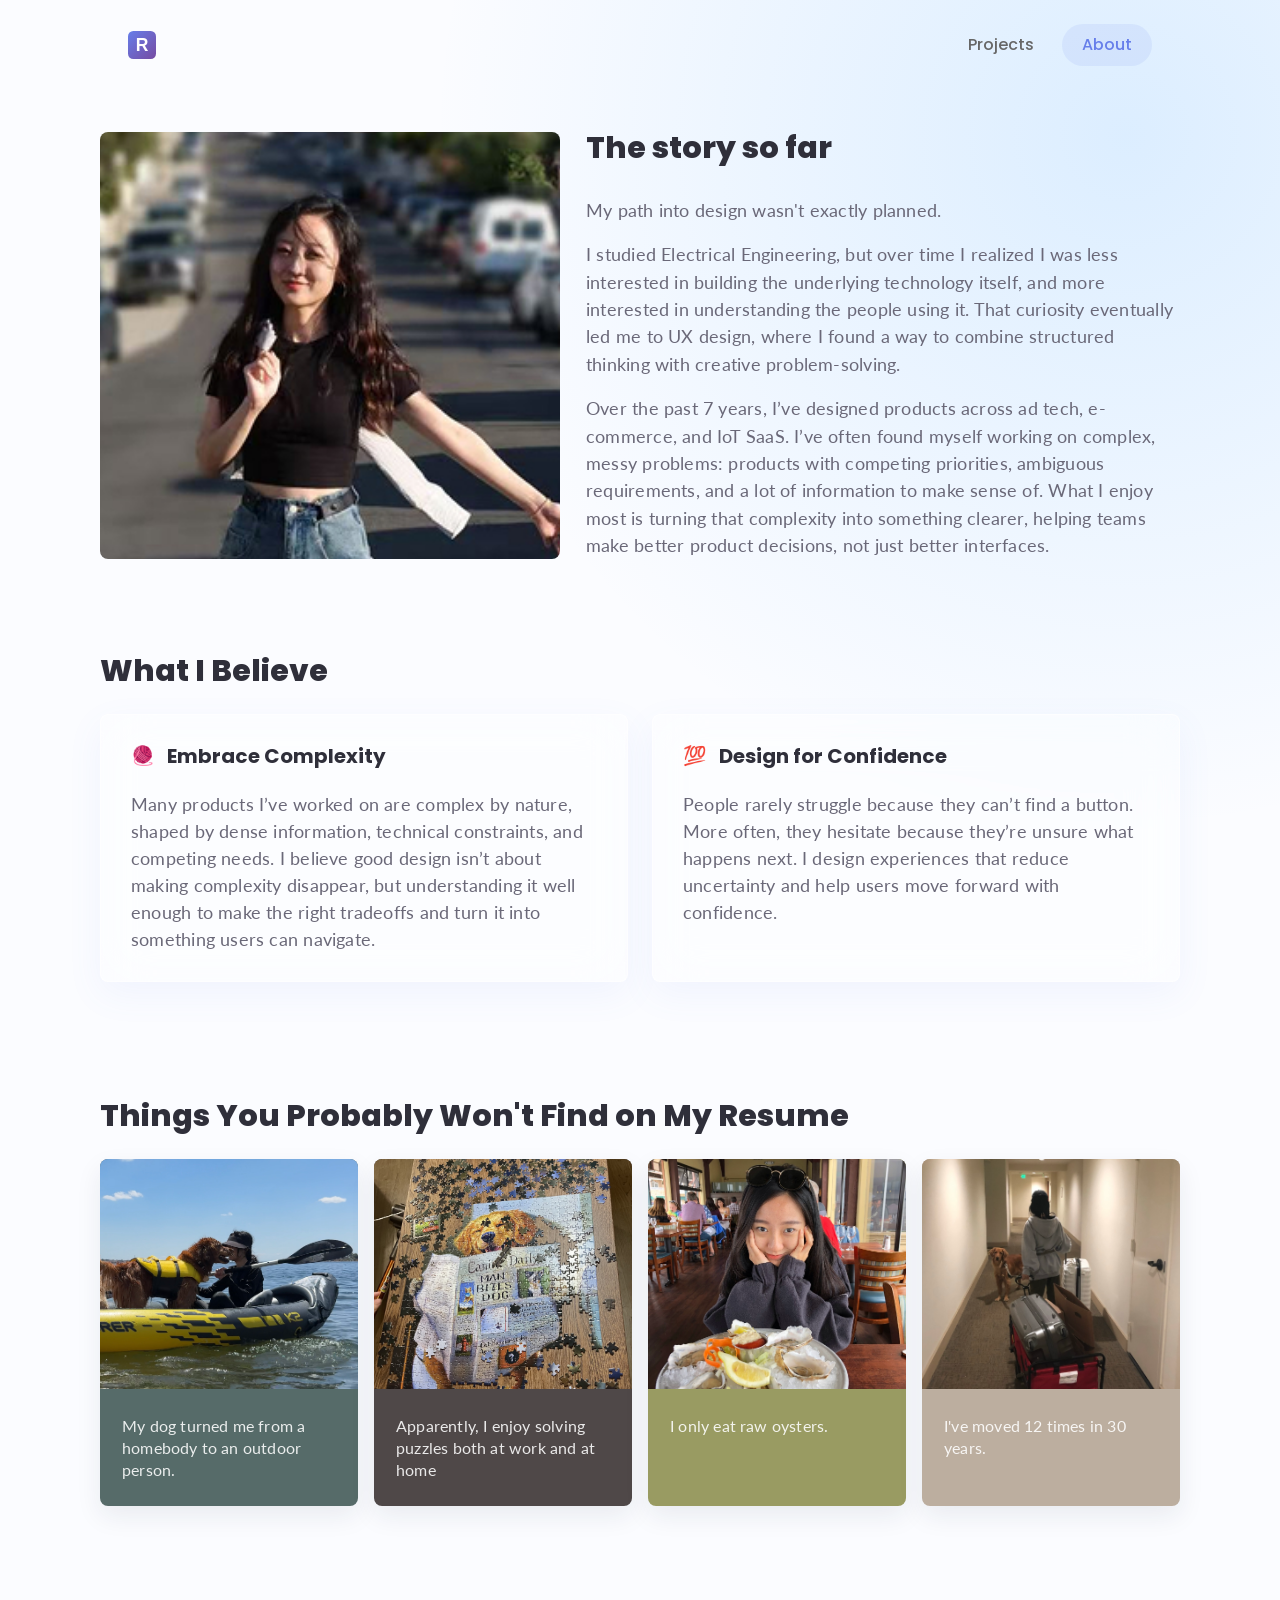
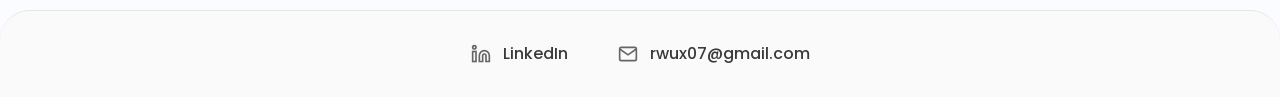
<file: about.html>
<!DOCTYPE html>
<html lang="en">
<head>
    <!-- Google tag (gtag.js) -->
    <script async src="https://www.googletagmanager.com/gtag/js?id=G-1XLJQKQ6T3"></script>
    <script>
      window.dataLayer = window.dataLayer || [];
      function gtag(){dataLayer.push(arguments);}
      gtag('js', new Date());
      gtag('config', 'G-1XLJQKQ6T3');
    </script>
    <meta charset="UTF-8">
    <meta name="viewport" content="width=device-width, initial-scale=1.0">
    <title>About | Rui - Product Designer</title>
    <link rel="icon" type="image/svg+xml" href="favicon.svg">
    <link rel="stylesheet" href="css/style.css">
    <link rel="preconnect" href="https://fonts.googleapis.com">
    <link rel="preconnect" href="https://fonts.gstatic.com" crossorigin>
    <link href="https://fonts.googleapis.com/css2?family=Poppins:wght@400;500;600;700;800&family=Lato:wght@300;400&display=swap" rel="stylesheet">
</head>
<body class="about-new-page">
    <nav class="nav about-new-nav">
        <a href="index.html" class="nav-logo"><img src="favicon.svg" alt="Rui" style="height: 28px; width: auto; display: block;"></a>
        <div class="nav-links">
            <a href="index.html#projects" class="nav-link">Projects</a>
            <a href="about.html" class="nav-link active">About</a>
        </div>
    </nav>

    <main class="about-new-main">
        <section class="about-new-story" aria-labelledby="story-title">
            <div class="about-new-story-card">
                <div class="about-new-photo-wrap">
                    <img src="images/aboutimpage.jpg" alt="Rui standing outdoors" class="about-new-photo">
                </div>
                <div class="about-new-copy">
                    <h1 id="story-title">The story so far</h1>
                    <p>My path into design wasn't exactly planned.</p>
                    <p>I studied Electrical Engineering, but over time I realized I was less interested in building the underlying technology itself, and more interested in understanding the people using it. That curiosity eventually led me to UX design, where I found a way to combine structured thinking with creative problem-solving.</p>
                    <p>Over the past 7 years, I’ve designed products across ad tech, e-commerce, and IoT SaaS. I’ve often found myself working on complex, messy problems: products with competing priorities, ambiguous requirements, and a lot of information to make sense of. What I enjoy most is turning that complexity into something clearer, helping teams make better product decisions, not just better interfaces.</p>
                </div>
            </div>
        </section>

        <section class="about-new-section" aria-labelledby="belief-title">
            <h2 id="belief-title">What I Believe</h2>
            <div class="about-new-beliefs">
                <article class="about-new-belief-card about-new-glass-card">
                    <h3><span aria-hidden="true">🧶</span> Embrace Complexity</h3>
                    <p>Many products I’ve worked on are complex by nature, shaped by dense information, technical constraints, and competing needs. I believe good design isn’t about making complexity disappear, but understanding it well enough to make the right tradeoffs and turn it into something users can navigate.</p>
                </article>
                <article class="about-new-belief-card about-new-glass-card">
                    <h3><span aria-hidden="true">💯</span> Design for Confidence</h3>
                    <p>People rarely struggle because they can’t find a button. More often, they hesitate because they’re unsure what happens next. I design experiences that reduce uncertainty and help users move forward with confidence.</p>
                </article>
            </div>
        </section>

        <section class="about-new-section about-new-resume-section" aria-labelledby="resume-title">
            <h2 id="resume-title">Things You Probably Won't Find on My Resume</h2>
            <div class="about-new-resume-grid">
                <article class="about-new-resume-card about-new-resume-card-dog">
                    <img src="images/dog.jpg" alt="" class="about-new-resume-image">
                    <p>My dog turned me from a homebody to an outdoor person.</p>
                </article>
                <article class="about-new-resume-card about-new-resume-card-puzzle">
                    <img src="images/puzzle-card.jpg" alt="" class="about-new-resume-image">
                    <p>Apparently, I enjoy solving puzzles both at work and at home</p>
                </article>
                <article class="about-new-resume-card about-new-resume-card-oysters">
                    <img src="images/oyster.jpg" alt="" class="about-new-resume-image">
                    <p>I only eat raw oysters.</p>
                </article>
                <article class="about-new-resume-card about-new-resume-card-move">
                    <img src="images/move.jpg" alt="" class="about-new-resume-image">
                    <p>I've moved 12 times in 30 years.</p>
                </article>
            </div>
        </section>
    </main>

    <footer class="footer-dark home-footer about-new-footer">
        <div class="footer-contact">
            <a href="https://linkedin.com/in/ivywang07" class="footer-item" target="_blank">
                <svg viewBox="0 0 24 24" fill="none" stroke="currentColor" stroke-width="2">
                    <path d="M16 8a6 6 0 0 1 6 6v7h-4v-7a2 2 0 0 0-2-2 2 2 0 0 0-2 2v7h-4v-7a6 6 0 0 1 6-6z"/>
                    <rect x="2" y="9" width="4" height="12"/>
                    <circle cx="4" cy="4" r="2"/>
                </svg>
                <span>LinkedIn</span>
            </a>
            <a href="mailto:rwux07@gmail.com" class="footer-item">
                <svg viewBox="0 0 24 24" fill="none" stroke="currentColor" stroke-width="2">
                    <path d="M4 4h16c1.1 0 2 .9 2 2v12c0 1.1-.9 2-2 2H4c-1.1 0-2-.9-2-2V6c0-1.1.9-2 2-2z"/>
                    <polyline points="22,6 12,13 2,6"/>
                </svg>
                <span>rwux07@gmail.com</span>
            </a>
        </div>
    </footer>

    <script>
        (function() {
            const nav = document.querySelector('.nav');
            if (!nav) return;

            window.addEventListener('scroll', function() {
                if (window.scrollY > 50) {
                    nav.classList.add('scrolled');
                } else {
                    nav.classList.remove('scrolled');
                }
            });
        })();
    </script>
</body>
</html>
</file>
<file: css/style.css>
/* ============================================
   ANIMATION STYLE TOGGLE
   Change this variable to switch intro animations:
   - 'typing'      : Typewriter effect
   - 'fade-in'     : Fade in with stagger
   - 'slide-up'    : Slide up from below
   - 'word-fade'   : Word by word fade in
   ============================================ */
:root {
    --animation-style: 'typing';

    /* Colors */
    --text-primary: #3a3a3a;
    --text-secondary: #666;
    --text-light: #999;
    --background: #fafafa;
    --accent: #3b82f6;

    /* Card Gradients - Muted, lower saturation */
    --card-1-gradient: linear-gradient(135deg, #8b9dc3 0%, #9a8bb3 100%);
    --card-2-gradient: linear-gradient(135deg, #d4a5c9 0%, #c9a5a5 100%);
    --card-3-gradient: linear-gradient(135deg, #a5c4d4 0%, #a5d4d4 100%);

    /* Spacing */
    --section-padding: 80px;
}

/* ============================================
   NAVIGATION
   ============================================ */
.nav {
    position: fixed;
    top: 0;
    left: 0;
    right: 0;
    display: flex;
    justify-content: space-between;
    align-items: center;
    padding: 24px 10%;
    z-index: 9999;
    background: transparent;
    backdrop-filter: none;
    -webkit-backdrop-filter: none;
    transition: all 0.3s ease;
    pointer-events: auto;
}

/* Glass effect on scroll */
.nav.scrolled {
    background: rgba(255, 255, 255, 0.72);
    backdrop-filter: blur(40px) saturate(200%);
    -webkit-backdrop-filter: blur(40px) saturate(200%);
    border-bottom: 1px solid rgba(0, 0, 0, 0.05);
}

.nav-logo {
    font-size: 1.25rem;
    font-weight: 700;
    color: var(--text-primary);
    transition: color 0.3s ease;
}

.nav-logo:hover {
    color: var(--accent);
}

.nav-link {
    font-size: 1rem;
    font-weight: 500;
    color: var(--text-secondary);
    padding: 8px 20px;
    border-radius: 24px;
    transition: all 0.3s ease;
}

.nav-link:hover {
    color: var(--accent);
    background: rgba(59, 130, 246, 0.1);
}

.nav-link.active {
    color: white;
    background: var(--text-primary);
}

.nav-links {
    display: flex;
    gap: 8px;
    align-items: center;
}

/* Reset & Base */
* {
    margin: 0;
    padding: 0;
    box-sizing: border-box;
}

html {
    scroll-behavior: smooth;
    overscroll-behavior: none;
}

body {
    font-family: 'Poppins', -apple-system, BlinkMacSystemFont, sans-serif;
    background-color: var(--background);
    color: var(--text-primary);
    line-height: 1.6;
}

/* ============================================
   STACKING/DRAWER SCROLL EFFECT
   ============================================ */
.stacking-page {
    background: #1a1a2e;
}

/* First section (Hero) - fixed in place */
.stacking-section[data-stack-order="1"] {
    position: fixed;
    top: 0;
    left: 0;
    right: 0;
    height: 100vh;
    z-index: 1;
    background: var(--background);
    pointer-events: none;
    overflow: hidden;
}

/* Re-enable pointer events for hero interactive content */
.stacking-section[data-stack-order="1"] .hero-content {
    pointer-events: auto;
}

/* Spacer to push content below fixed hero */
.hero-spacer {
    height: 100vh;
    pointer-events: none;
}

/* Projects wrapper - just for structure */
.projects-wrapper {
    position: relative;
    z-index: 2;
}

/* Projects section - fixed, stays in place while About overlays */
.stacking-section[data-stack-order="2"] {
    position: fixed;
    top: 0;
    left: 0;
    right: 0;
    background: #fafafa;
    border-radius: 0;
    box-shadow: 0 -10px 60px rgba(102, 126, 234, 0.1);
    z-index: 2;
    /* Start below viewport, slide up */
    transform: translateY(100vh);
    transition: none;
    will-change: transform;
    pointer-events: none;
    overflow: hidden;
}

/* Re-enable pointer events for projects content */
.stacking-section[data-stack-order="2"] .projects-grid,
.stacking-section[data-stack-order="2"] .footer-dark {
    pointer-events: auto;
}

/* When projects is visible - slide into view */
.stacking-section[data-stack-order="2"].visible {
    /* Transform controlled by JavaScript for scroll position */
}

/* Scroll spacer - creates room to scroll through all projects */
/* Height is calculated dynamically by JavaScript */
.projects-scroll-spacer {
    pointer-events: none;
}

/* About section - relative, scrolls over Projects */
.stacking-section[data-stack-order="3"] {
    position: relative;
    min-height: 100vh;
    background: linear-gradient(180deg, #fafafa 0%, #f0f4ff 100%);
    border-radius: 0;
    box-shadow: 0 -10px 60px rgba(102, 126, 234, 0.1);
    z-index: 3;
}


/* About page section within stacking layout */
.about-page-section .about-hero {
    min-height: 50vh;
    padding: 80px 10% 60px;
}

.about-page-section .about-content {
    padding: 0 10% 60px;
}

.about-page-section .connect-section {
    padding: 60px 10%;
}

.about-page-section .footer {
    padding: 40px 10%;
}

/* Standalone About Page */
.about-standalone {
    background: linear-gradient(180deg, #fafafa 0%, #f0f4ff 100%);
    min-height: 100vh;
}

.about-standalone .about-page-section {
    padding-top: 120px;
}

.about-standalone .about-hero {
    min-height: 50vh;
    padding: 60px 10%;
}

/* Home page footer */
.home-footer {
    margin-top: 60px;
    padding: 40px 10%;
    background: linear-gradient(180deg, #1a1a2e 0%, #16162a 100%);
    border-radius: 30px 30px 0 0;
}

a {
    text-decoration: none;
    color: inherit;
}

/* ============================================
   HERO SECTION
   ============================================ */
.hero {
    min-height: 100vh;
    display: flex;
    align-items: center;
    justify-content: center;
    padding: var(--section-padding) 10%;
    padding-top: 120px;
    position: relative;
    overflow: hidden;
}

/* Hero Background Effects */
.hero-background {
    position: absolute;
    inset: 0;
    pointer-events: none;
    z-index: 0;
}

.gradient-orb {
    position: absolute;
    border-radius: 50%;
    filter: blur(120px);
    opacity: 0.5;
}

/* Top left orb */
.orb-1 {
    width: 350px;
    height: 350px;
    background: radial-gradient(circle, rgba(102, 126, 234, 0.8) 0%, rgba(118, 75, 162, 0.4) 50%, transparent 70%);
    top: 5%;
    left: 5%;
    animation: float-orb-1 25s ease-in-out infinite;
}

/* Bottom right orb */
.orb-2 {
    width: 280px;
    height: 280px;
    background: radial-gradient(circle, rgba(240, 147, 251, 0.7) 0%, rgba(245, 87, 108, 0.3) 50%, transparent 70%);
    bottom: 10%;
    right: 10%;
    animation: float-orb-2 30s ease-in-out infinite;
}


@keyframes float-orb-1 {
    0% { transform: translate(0, 0) scale(1); }
    15% { transform: translate(150px, -120px) scale(1.15); }
    30% { transform: translate(-80px, 80px) scale(0.9); }
    45% { transform: translate(120px, 150px) scale(1.1); }
    60% { transform: translate(-150px, -40px) scale(1); }
    75% { transform: translate(40px, -150px) scale(1.12); }
    90% { transform: translate(-120px, 60px) scale(0.95); }
    100% { transform: translate(0, 0) scale(1); }
}

@keyframes float-orb-2 {
    0% { transform: translate(0, 0) scale(1); }
    20% { transform: translate(-120px, -150px) scale(1.12); }
    40% { transform: translate(180px, 40px) scale(0.88); }
    60% { transform: translate(-60px, 130px) scale(1.08); }
    80% { transform: translate(130px, -100px) scale(1); }
    100% { transform: translate(0, 0) scale(1); }
}


.hero-content {
    max-width: 1080px;
    width: 100%;
    position: relative;
    z-index: 1;
    display: flex;
    align-items: center;
    justify-content: center;
    gap: clamp(48px, 6vw, 96px);
}

.hero-text {
    flex: 1;
    max-width: 650px;
}

.hero-avatar {
    position: relative;
    width: 280px;
    height: 280px;
    flex-shrink: 0;
}

.hero-avatar .avatar-image {
    width: 100%;
    height: 100%;
    border-radius: 50%;
    object-fit: cover;
    animation: float 6s ease-in-out infinite;
}

.hero-avatar .avatar-ring {
    position: absolute;
    top: -8px;
    left: -8px;
    right: -8px;
    bottom: -8px;
    border-radius: 50%;
    border: 2px solid transparent;
    background: linear-gradient(135deg, #667eea, #764ba2, #f093fb) border-box;
    -webkit-mask: linear-gradient(#fff 0 0) padding-box, linear-gradient(#fff 0 0);
    -webkit-mask-composite: xor;
    mask-composite: exclude;
    animation: spin 8s linear infinite;
}

.greeting {
    font-size: 1.25rem;
    color: var(--text-secondary);
    margin-bottom: 16px;
    opacity: 0;
    animation: fadeInUp 0.6s ease forwards;
}

.intro {
    font-size: clamp(25px, calc(3.5vw - 4px), 42px);
    font-weight: 700;
    margin-bottom: 24px;
    line-height: 1.2;
    min-height: 1.2em;
}

.intro-greeting {
    display: inline-block;
    font-size: 45px;
}

.intro-static,
.intro-greeting,
.typing-text {
    white-space: nowrap;
}

.typing-text {
    color: var(--text-primary);
}

.typing-prefix {
    color: var(--text-primary);
    -webkit-text-fill-color: var(--text-primary);
}

/* Text swap animation styles */
.typing-text .static-text {
    background: linear-gradient(135deg, var(--accent) 0%, #8b5cf6 100%);
    -webkit-background-clip: text;
    -webkit-text-fill-color: transparent;
    background-clip: text;
}

.typing-text .role-text {
    background: linear-gradient(135deg, var(--accent) 0%, #8b5cf6 100%);
    -webkit-background-clip: text;
    -webkit-text-fill-color: transparent;
    background-clip: text;
}

.cursor {
    display: inline-block;
    color: var(--accent);
    animation: blink 1s infinite;
    font-weight: 400;
}

@keyframes blink {
    0%, 50% { opacity: 1; }
    51%, 100% { opacity: 0; }
}

.description {
    font-size: 1.25rem;
    font-family: 'Lato', sans-serif;
    font-weight: 300;
    color: #444;
    max-width: 600px;
    opacity: 0;
    animation: fadeInUp 0.6s ease 0.3s forwards;
}

/* Underline animation for the intro */
.intro::after {
    content: '';
    display: block;
    width: 0;
    height: 4px;
    background: var(--accent);
    margin-top: 16px;
    animation: drawLine 0.8s ease 1.5s forwards;
}

@keyframes drawLine {
    to { width: 80px; }
}

@keyframes fadeInUp {
    from {
        opacity: 0;
        transform: translateY(20px);
    }
    to {
        opacity: 1;
        transform: translateY(0);
    }
}

/* Hero CTA Buttons */
.hero-cta {
    display: flex;
    gap: 16px;
    margin-top: 40px;
    opacity: 0;
    animation: fadeInUp 0.6s ease 0.6s forwards;
}

.cta-button {
    display: inline-flex;
    align-items: center;
    gap: 8px;
    padding: 14px 28px;
    border-radius: 50px;
    font-size: 1rem;
    font-weight: 600;
    transition: all 0.3s ease;
    position: relative;
    overflow: hidden;
}

.cta-button.primary {
    background: linear-gradient(135deg, #667eea 0%, #764ba2 100%);
    color: white;
    box-shadow: 0 4px 20px rgba(102, 126, 234, 0.3);
}

.cta-button.primary::before {
    content: '';
    position: absolute;
    inset: 0;
    background: linear-gradient(135deg, #764ba2 0%, #667eea 100%);
    opacity: 0;
    transition: opacity 0.3s ease;
}

.cta-button.primary:hover {
    transform: translateY(-2px);
    box-shadow: 0 8px 30px rgba(102, 126, 234, 0.5);
}

.cta-button.primary:hover::before {
    opacity: 1;
}

.cta-button.primary span {
    position: relative;
    z-index: 1;
}

.cta-button.secondary {
    background: transparent;
    color: var(--text-primary);
    border: 2px solid rgba(0, 0, 0, 0.1);
}

.cta-button.secondary:hover {
    border-color: var(--accent);
    color: var(--accent);
    background: rgba(59, 130, 246, 0.05);
}

/* Scroll Indicator */
.scroll-indicator {
    position: absolute;
    bottom: 40px;
    left: 50%;
    transform: translateX(-50%);
    display: flex;
    flex-direction: column;
    align-items: center;
    gap: 12px;
    opacity: 0;
    animation: fadeInUp 0.6s ease 1.5s forwards;
}

.mouse {
    width: 26px;
    height: 40px;
    border: 2px solid rgba(0, 0, 0, 0.2);
    border-radius: 13px;
    display: flex;
    justify-content: center;
    padding-top: 8px;
}

.wheel {
    width: 4px;
    height: 8px;
    background: var(--accent);
    border-radius: 2px;
    animation: scroll-wheel 2s ease-in-out infinite;
}

@keyframes scroll-wheel {
    0%, 100% { transform: translateY(0); opacity: 1; }
    50% { transform: translateY(6px); opacity: 0.3; }
}

.scroll-indicator span {
    font-size: 0.75rem;
    color: var(--text-light);
    text-transform: uppercase;
    letter-spacing: 1px;
}

/* ============================================
   PROJECTS SECTION
   ============================================ */
.projects {
    padding: 100px 10% 60px;
    position: relative;
}

/* Add extra top padding for drawer handle */
.stacking-section[data-stack-order="2"].projects {
    padding-top: 100px;
}

/* Animated gradient background for glass effect */

.projects-grid {
    display: flex;
    flex-direction: column;
    gap: 60px;
    max-width: 1200px;
    margin: 0 auto;
    position: relative;
    z-index: 1;
}

/* ============================================
   PROJECT CARDS - Apple Glass Effect
   ============================================ */
.project-card {
    display: grid;
    grid-template-columns: 40% 60%;
    min-height: 400px;
    max-width: 800px;
    margin: 0 auto;
    border-radius: 24px;
    overflow: hidden;
    transition: all 0.4s cubic-bezier(0.4, 0, 0.2, 1);
    cursor: none;
    opacity: 0;
    transform: translateY(40px);
    /* Glass effect */
    background: rgba(255, 255, 255, 0.25);
    backdrop-filter: blur(20px);
    -webkit-backdrop-filter: blur(20px);
    border: none;
    box-shadow: 0 4px 20px rgba(0, 0, 0, 0.04);
}

.project-card.visible {
    opacity: 1;
    transform: translateY(0);
    transition: opacity 0.6s ease, transform 0.6s ease;
}

.project-card:hover {
    transform: translateY(-8px);
    box-shadow: 0 12px 32px rgba(0, 0, 0, 0.08);
}

/* Card Color Accents - Subtle tinted glass */
.card-1 {
    background: linear-gradient(135deg, rgba(100, 160, 220, 0.35) 0%, rgba(80, 130, 210, 0.2) 50%, rgba(110, 170, 230, 0.25) 100%);
}

.card-1:hover {
    background: linear-gradient(135deg, rgba(100, 160, 220, 0.45) 0%, rgba(80, 130, 210, 0.3) 50%, rgba(110, 170, 230, 0.35) 100%);
}

.card-2 {
    background: linear-gradient(135deg, rgba(139, 157, 195, 0.35) 0%, rgba(176, 148, 210, 0.2) 50%, rgba(154, 139, 179, 0.25) 100%);
}

.card-2:hover {
    background: linear-gradient(135deg, rgba(139, 157, 195, 0.45) 0%, rgba(176, 148, 210, 0.3) 50%, rgba(154, 139, 179, 0.35) 100%);
}

.card-3 {
    background: linear-gradient(135deg, rgba(165, 196, 212, 0.35) 0%, rgba(160, 210, 200, 0.2) 50%, rgba(165, 212, 212, 0.25) 100%);
}

.card-3:hover {
    background: linear-gradient(135deg, rgba(165, 196, 212, 0.45) 0%, rgba(160, 210, 200, 0.3) 50%, rgba(165, 212, 212, 0.35) 100%);
}

.card-content {
    padding: 32px;
    display: flex;
    flex-direction: column;
    justify-content: flex-end;
    color: var(--text-primary);
}

.card-company {
    font-size: 0.875rem;
    font-weight: 600;
    text-transform: uppercase;
    letter-spacing: 1px;
    color: var(--text-secondary);
    margin-bottom: 4px;
}

.card-title {
    font-size: 26px;
    font-weight: 700;
    margin-bottom: 16px;
    line-height: 1.2;
    color: var(--text-primary);
}

.nowrap-title {
    white-space: nowrap;
}

.card-2 .card-title {
    font-size: 26px;
}

.card-description {
    font-size: 16px;
    font-family: 'Lato', sans-serif;
    font-weight: 300;
    color: var(--text-secondary);
    line-height: 1.6;
}

.card-image {
    display: flex;
    align-items: center;
    justify-content: center;
    padding: 32px;
    overflow: hidden;
}

.card-image img {
    max-width: 100%;
    max-height: 320px;
    width: auto;
    height: auto;
    object-fit: contain;
    border-radius: 12px;
}

.card-1 .card-image {
    padding: 0;
    justify-content: flex-end;
}

.card-1 .card-image img {
    border-radius: 0;
}

.card-2 .card-image {
    justify-content: flex-end;
    padding-left: 48px;
}

.card-2 .card-image img {
    max-height: 290px;
}

.card-3 .card-title {
    font-size: 26px;
}

.card-3 .card-image {
    justify-content: flex-end;
    padding-left: 56px;
    padding-right: 12px;
}

.placeholder-image {
    width: 100%;
    height: 280px;
    background: rgba(255, 255, 255, 0.5);
    backdrop-filter: blur(8px);
    -webkit-backdrop-filter: blur(8px);
    border-radius: 16px;
    display: flex;
    align-items: center;
    justify-content: center;
    color: var(--text-secondary);
    font-size: 0.9rem;
    font-weight: 500;
    border: 1px solid rgba(255, 255, 255, 0.6);
    box-shadow: inset 0 1px 0 rgba(255, 255, 255, 0.8);
    transition: all 0.4s ease;
}

.project-card:hover .placeholder-image {
    transform: scale(1.02);
}

/* ============================================
   ABOUT SECTION (Landing Page)
   ============================================ */
.about-section {
    background: linear-gradient(180deg, #f8f9ff 0%, #f0f4ff 100%);
    padding: 60px 10% 80px;
    display: flex;
    align-items: flex-start;
    justify-content: center;
    padding-top: 60px;
}

.about-section-content {
    max-width: 1000px;
    width: 100%;
}

.about-section-header {
    text-align: center;
    margin-bottom: 60px;
}

.about-section-title {
    font-size: clamp(2rem, 4vw, 3rem);
    font-weight: 700;
    color: var(--text-primary);
    margin-bottom: 12px;
}

.about-section-subtitle {
    font-size: 1.25rem;
    color: var(--text-secondary);
}

.about-section-grid {
    display: grid;
    grid-template-columns: 1.5fr 1fr;
    gap: 60px;
    margin-bottom: 80px;
}

.about-section-text p {
    font-size: 1.15rem;
    color: var(--text-secondary);
    line-height: 1.8;
    margin-bottom: 20px;
}

.about-section-text p strong {
    color: var(--text-primary);
}

.about-section-link {
    display: inline-flex;
    align-items: center;
    gap: 8px;
    font-size: 1rem;
    font-weight: 600;
    color: var(--accent);
    margin-top: 16px;
    transition: gap 0.3s ease;
}

.about-section-link:hover {
    gap: 12px;
}

.about-section-link svg {
    transition: transform 0.3s ease;
}

.about-section-link:hover svg {
    transform: translateX(4px);
}

.about-section-stats {
    display: flex;
    flex-direction: column;
    gap: 24px;
    justify-content: center;
}

.about-section-stats .stat-item {
    background: white;
    padding: 24px 32px;
    border-radius: 16px;
    box-shadow: 0 4px 20px rgba(0, 0, 0, 0.05);
    transition: transform 0.3s ease, box-shadow 0.3s ease;
}

.about-section-stats .stat-item:hover {
    transform: translateY(-4px);
    box-shadow: 0 8px 30px rgba(0, 0, 0, 0.1);
}

.about-section-stats .stat-number {
    display: block;
    font-size: 2rem;
    font-weight: 700;
    background: linear-gradient(135deg, var(--accent), #8b5cf6);
    -webkit-background-clip: text;
    -webkit-text-fill-color: transparent;
    background-clip: text;
    margin-bottom: 4px;
}

.about-section-stats .stat-label {
    font-size: 0.9rem;
    color: var(--text-secondary);
}

.about-section-contact {
    text-align: center;
    padding-top: 60px;
    border-top: 1px solid rgba(0, 0, 0, 0.05);
}

.contact-tagline {
    font-size: 1.5rem;
    font-weight: 600;
    color: var(--text-primary);
    margin-bottom: 16px;
}

.contact-email {
    display: inline-block;
    font-size: 1.25rem;
    font-weight: 500;
    background: linear-gradient(135deg, var(--accent) 0%, #8b5cf6 100%);
    -webkit-background-clip: text;
    -webkit-text-fill-color: transparent;
    background-clip: text;
    margin-bottom: 24px;
    transition: transform 0.3s ease;
}

.contact-email:hover {
    transform: scale(1.05);
}

.contact-links {
    display: flex;
    justify-content: center;
    gap: 16px;
    margin-bottom: 32px;
}

.contact-link {
    display: inline-flex;
    align-items: center;
    gap: 8px;
    padding: 12px 24px;
    border-radius: 50px;
    font-size: 0.95rem;
    font-weight: 500;
    color: var(--text-secondary);
    background: rgba(0, 0, 0, 0.03);
    transition: all 0.3s ease;
}

.contact-link:hover {
    color: var(--accent);
    background: rgba(59, 130, 246, 0.1);
}

.contact-link svg {
    width: 18px;
    height: 18px;
}

/* ============================================
   FOOTER
   ============================================ */
.footer {
    text-align: center;
    padding: 80px 10%;
    background: linear-gradient(180deg, var(--background) 0%, #f0f4ff 100%);
    position: relative;
    overflow: hidden;
}

/* Contact Footer */
.footer-dark {
    background: var(--background);
    padding: 30px 10%;
    border-top: 1px solid rgba(0, 0, 0, 0.08);
}

.about-footer-fixed {
    position: fixed;
    bottom: 0;
    left: 0;
    right: 0;
    z-index: 100;
}

.footer-contact {
    display: flex;
    justify-content: center;
    align-items: center;
    gap: 50px;
    flex-wrap: wrap;
}

.footer-item {
    display: flex;
    align-items: center;
    gap: 12px;
    color: var(--text-primary);
    font-size: 1rem;
    font-weight: 500;
    transition: color 0.3s ease;
}

.footer-item:hover {
    color: var(--accent);
}

.footer-item svg {
    width: 20px;
    height: 20px;
    stroke: var(--text-secondary);
    transition: stroke 0.3s ease;
}

.footer-item:hover svg {
    stroke: var(--accent);
}


.footer-content {
    max-width: 600px;
    margin: 0 auto;
}

.footer-tagline {
    font-size: 1.5rem;
    font-weight: 600;
    color: var(--text-primary);
    margin-bottom: 16px;
}

.footer-email {
    display: inline-block;
    font-size: 1.25rem;
    font-weight: 500;
    background: linear-gradient(135deg, var(--accent) 0%, #8b5cf6 100%);
    -webkit-background-clip: text;
    -webkit-text-fill-color: transparent;
    background-clip: text;
    margin-bottom: 24px;
    transition: transform 0.3s ease;
}

.footer-email:hover {
    transform: scale(1.05);
}

.footer-links {
    display: flex;
    justify-content: center;
    align-items: center;
    gap: 16px;
    margin-bottom: 32px;
}

.footer-links a {
    color: var(--text-secondary);
    font-weight: 500;
    transition: color 0.3s ease;
}

.footer-links a:hover {
    color: var(--accent);
}

.footer-links .divider {
    color: var(--text-light);
}

.footer-copyright {
    font-size: 0.875rem;
    color: var(--text-light);
}

/* ============================================
   RESPONSIVE DESIGN
   ============================================ */
@media (max-width: 900px) {
    .hero-content {
        gap: 40px;
    }

    .hero-avatar {
        width: 220px;
        height: 220px;
    }

    .project-card {
        grid-template-columns: 1fr;
        min-height: auto;
    }

    .card-content {
        padding: 32px;
    }

    .card-image {
        padding: 0 32px 32px;
    }

    .placeholder-image {
        height: 200px;
    }

    .about-section-grid {
        grid-template-columns: 1fr;
        gap: 40px;
    }

    .about-section-stats {
        flex-direction: row;
        flex-wrap: wrap;
        justify-content: center;
    }

    .about-section-stats .stat-item {
        flex: 1;
        min-width: 140px;
        text-align: center;
    }

    .stacking-section[data-stack-order="2"],
    .stacking-section[data-stack-order="3"] {
        border-radius: 0;
    }
}

@media (max-width: 600px) {
    .nav {
        padding: 16px 6%;
    }

    .hero {
        padding: 60px 6%;
        height: 100vh;
        min-height: 100vh;
    }

    .hero-content {
        flex-direction: column-reverse;
        text-align: center;
        gap: 32px;
    }

    .hero-text {
        max-width: 100%;
    }

    .intro-static,
    .intro-greeting,
    .typing-text {
        white-space: normal;
    }

    .hero-avatar {
        width: 160px;
        height: 160px;
    }

    .hero-spacer {
        height: 100vh;
    }

    .hero-cta {
        flex-direction: column;
        gap: 12px;
    }

    .cta-button {
        width: 100%;
        justify-content: center;
    }

    .scroll-indicator {
        display: none;
    }

    .gradient-orb {
        opacity: 0.3;
    }

    .orb-1 {
        width: 300px;
        height: 300px;
    }

    .orb-2 {
        width: 200px;
        height: 200px;
    }

    .orb-3 {
        width: 150px;
        height: 150px;
    }

    .projects {
        padding: 40px 6% 60px;
    }

    .card-content {
        padding: 24px;
    }

    .card-title {
        font-size: 1.5rem;
    }

    .footer {
        padding: 60px 6%;
    }

    .footer-tagline {
        font-size: 1.25rem;
    }

    .footer-email {
        font-size: 1rem;
    }

    .stacking-section[data-stack-order="2"],
    .stacking-section[data-stack-order="3"] {
        border-radius: 0;
    }

    .about-section {
        padding: 50px 6% 60px;
    }

    .about-section-header {
        margin-bottom: 40px;
    }

    .about-section-text p {
        font-size: 1rem;
    }

    .about-section-stats .stat-item {
        padding: 20px 24px;
    }

    .about-section-stats .stat-number {
        font-size: 1.5rem;
    }

    .about-section-contact {
        padding-top: 40px;
    }

    .contact-tagline {
        font-size: 1.25rem;
    }
}

/* ============================================
   ALTERNATIVE ANIMATION STYLES
   (Uncomment to use instead of typing)
   ============================================ */

/* Fade-in stagger style */
/*
.intro.fade-in-style {
    opacity: 0;
    animation: fadeInUp 0.8s ease 0.2s forwards;
}
*/

/* Slide-up style */
/*
.intro.slide-up-style {
    opacity: 0;
    transform: translateY(100%);
    animation: slideUp 0.8s ease 0.2s forwards;
}

@keyframes slideUp {
    to {
        opacity: 1;
        transform: translateY(0);
    }
}
*/

/* ============================================
   ABOUT PAGE STYLES
   ============================================ */
.about-page {
    background: linear-gradient(180deg, #fafafa 0%, #f0f4ff 100%);
}

/* About Hero */
.about-hero {
    min-height: 70vh;
    display: flex;
    align-items: center;
    justify-content: center;
    padding: 140px 10% 80px;
    position: relative;
    overflow: visible;
}

.about-hero-content {
    text-align: center;
    z-index: 2;
}

.about-avatar {
    position: relative;
    width: 140px;
    height: 140px;
    margin: 0 auto 40px;
}

.avatar-placeholder {
    width: 100%;
    height: 100%;
    border-radius: 50%;
    background: linear-gradient(135deg, #667eea 0%, #764ba2 100%);
    display: flex;
    align-items: center;
    justify-content: center;
    font-size: 3.5rem;
    font-weight: 700;
    color: white;
    animation: float 6s ease-in-out infinite;
}

.avatar-image {
    width: 100%;
    height: 100%;
    border-radius: 50%;
    object-fit: cover;
    animation: float 6s ease-in-out infinite;
}

.avatar-ring {
    position: absolute;
    top: -10px;
    left: -10px;
    right: -10px;
    bottom: -10px;
    border: 3px solid transparent;
    border-radius: 50%;
    background: linear-gradient(135deg, #667eea, #764ba2, #f093fb, #f5576c) border-box;
    -webkit-mask: linear-gradient(#fff 0 0) padding-box, linear-gradient(#fff 0 0);
    mask: linear-gradient(#fff 0 0) padding-box, linear-gradient(#fff 0 0);
    -webkit-mask-composite: xor;
    mask-composite: exclude;
    animation: spin 8s linear infinite;
}

@keyframes float {
    0%, 100% { transform: translateY(0); }
    50% { transform: translateY(-15px); }
}

@keyframes spin {
    from { transform: rotate(0deg); }
    to { transform: rotate(360deg); }
}

.about-title {
    display: flex;
    flex-direction: column;
    gap: 8px;
}

.title-line {
    display: block;
    font-size: clamp(2rem, 6vw, 4rem);
    font-weight: 700;
    opacity: 0;
    transform: translateY(30px);
    animation: fadeInUp 0.8s ease forwards;
}

.title-line:nth-child(1) {
    background: linear-gradient(135deg, #667eea 0%, #764ba2 100%);
    -webkit-background-clip: text;
    -webkit-text-fill-color: transparent;
    background-clip: text;
    animation-delay: 0.2s;
}

.title-line:nth-child(2) {
    background: linear-gradient(135deg, #f093fb 0%, #f5576c 100%);
    -webkit-background-clip: text;
    -webkit-text-fill-color: transparent;
    background-clip: text;
    animation-delay: 0.4s;
}

.title-line:nth-child(3) {
    background: linear-gradient(135deg, #4facfe 0%, #00f2fe 100%);
    -webkit-background-clip: text;
    -webkit-text-fill-color: transparent;
    background-clip: text;
    animation-delay: 0.6s;
}

/* Floating Shapes */
.about-page-section {
    position: relative;
    overflow: hidden;
}

.floating-shapes {
    position: absolute;
    top: 0;
    left: 0;
    right: 0;
    bottom: 0;
    pointer-events: none;
    z-index: 1;
}

.shape {
    position: absolute;
    border-radius: 50%;
    opacity: 0.4;
    filter: blur(40px);
}

.shape-1 {
    width: 400px;
    height: 400px;
    background: radial-gradient(circle, rgba(102, 126, 234, 0.8) 0%, rgba(118, 75, 162, 0.3) 50%, transparent 70%);
    top: 5%;
    left: -5%;
    animation: float-shape-1 20s ease-in-out infinite;
}

.shape-2 {
    width: 300px;
    height: 300px;
    background: radial-gradient(circle, rgba(240, 147, 251, 0.7) 0%, rgba(245, 87, 108, 0.3) 50%, transparent 70%);
    top: 15%;
    right: -3%;
    animation: float-shape-2 25s ease-in-out infinite;
}

.shape-3 {
    width: 250px;
    height: 250px;
    background: radial-gradient(circle, rgba(79, 172, 254, 0.7) 0%, rgba(0, 242, 254, 0.3) 50%, transparent 70%);
    top: 40%;
    left: 10%;
    animation: float-shape-3 18s ease-in-out infinite;
}

.shape-4 {
    width: 350px;
    height: 350px;
    background: radial-gradient(circle, rgba(118, 75, 162, 0.7) 0%, rgba(102, 126, 234, 0.3) 50%, transparent 70%);
    top: 60%;
    right: 5%;
    animation: float-shape-4 22s ease-in-out infinite;
}

.shape-5 {
    width: 280px;
    height: 280px;
    background: radial-gradient(circle, rgba(245, 87, 108, 0.6) 0%, rgba(240, 147, 251, 0.3) 50%, transparent 70%);
    top: 80%;
    left: 15%;
    animation: float-shape-5 24s ease-in-out infinite;
}

@keyframes float-shape-1 {
    0% { transform: translate(0, 0) scale(1); }
    20% { transform: translate(120px, -100px) scale(1.1); }
    40% { transform: translate(-80px, 60px) scale(0.95); }
    60% { transform: translate(100px, 120px) scale(1.05); }
    80% { transform: translate(-100px, -50px) scale(1); }
    100% { transform: translate(0, 0) scale(1); }
}

@keyframes float-shape-2 {
    0% { transform: translate(0, 0) scale(1); }
    25% { transform: translate(-100px, -80px) scale(1.08); }
    50% { transform: translate(80px, 100px) scale(0.92); }
    75% { transform: translate(-60px, 60px) scale(1.05); }
    100% { transform: translate(0, 0) scale(1); }
}

@keyframes float-shape-3 {
    0% { transform: translate(0, 0) scale(1); }
    15% { transform: translate(80px, -60px) scale(1.1); }
    35% { transform: translate(-100px, 80px) scale(0.9); }
    55% { transform: translate(60px, -100px) scale(1.05); }
    75% { transform: translate(-80px, 40px) scale(0.95); }
    100% { transform: translate(0, 0) scale(1); }
}

@keyframes float-shape-4 {
    0% { transform: translate(0, 0) scale(1); }
    18% { transform: translate(-90px, 70px) scale(1.08); }
    38% { transform: translate(110px, -50px) scale(0.92); }
    58% { transform: translate(-70px, -90px) scale(1.1); }
    78% { transform: translate(60px, 80px) scale(0.95); }
    100% { transform: translate(0, 0) scale(1); }
}

@keyframes float-shape-5 {
    0% { transform: translate(0, 0) scale(1); }
    22% { transform: translate(100px, -70px) scale(1.05); }
    44% { transform: translate(-80px, 90px) scale(0.9); }
    66% { transform: translate(70px, 60px) scale(1.1); }
    88% { transform: translate(-100px, -40px) scale(0.95); }
    100% { transform: translate(0, 0) scale(1); }
}

/* About Content Grid */
.about-content {
    padding: 0 10% 80px;
}

.about-grid {
    max-width: 1000px;
    margin: 0 auto;
    display: grid;
    gap: 32px;
}

/* About Cards */
.about-card {
    background: white;
    border-radius: 24px;
    padding: 40px;
    box-shadow: 0 4px 30px rgba(0, 0, 0, 0.05);
    transition: transform 0.3s ease, box-shadow 0.3s ease;
}

.about-card:hover {
    transform: translateY(-4px);
    box-shadow: 0 12px 40px rgba(0, 0, 0, 0.1);
}

.about-card h2 {
    font-size: 1.5rem;
    font-weight: 700;
    margin-bottom: 20px;
    color: var(--text-primary);
}

.about-card p {
    font-size: 1.1rem;
    color: var(--text-secondary);
    line-height: 1.8;
    margin-bottom: 16px;
}

.about-card p:last-child {
    margin-bottom: 0;
}

.about-card strong {
    color: var(--text-primary);
}

/* Stats Grid */
.stats-grid {
    display: grid;
    grid-template-columns: repeat(4, 1fr);
    gap: 20px;
}

.stat-card {
    background: white;
    border-radius: 20px;
    padding: 32px 24px;
    text-align: center;
    box-shadow: 0 4px 30px rgba(0, 0, 0, 0.05);
    transition: all 0.3s ease;
}

.stat-card:hover {
    transform: translateY(-4px) scale(1.02);
    box-shadow: 0 12px 40px rgba(0, 0, 0, 0.1);
}

.stat-card:nth-child(1) { background: linear-gradient(135deg, rgba(102, 126, 234, 0.1), rgba(118, 75, 162, 0.1)); }
.stat-card:nth-child(2) { background: linear-gradient(135deg, rgba(240, 147, 251, 0.1), rgba(245, 87, 108, 0.1)); }
.stat-card:nth-child(3) { background: linear-gradient(135deg, rgba(79, 172, 254, 0.1), rgba(0, 242, 254, 0.1)); }
.stat-card:nth-child(4) { background: linear-gradient(135deg, rgba(67, 203, 255, 0.1), rgba(151, 8, 204, 0.1)); }

.stat-number {
    display: block;
    font-size: 2.5rem;
    font-weight: 700;
    background: linear-gradient(135deg, var(--accent), #8b5cf6);
    -webkit-background-clip: text;
    -webkit-text-fill-color: transparent;
    background-clip: text;
    margin-bottom: 8px;
}

.stat-label {
    font-size: 0.875rem;
    color: var(--text-secondary);
    font-weight: 500;
}

/* Skills Card */
.skills-list {
    display: grid;
    grid-template-columns: repeat(2, 1fr);
    gap: 24px;
}

.skill-item {
    display: flex;
    gap: 16px;
    align-items: flex-start;
}

.skill-icon {
    width: 48px;
    height: 48px;
    border-radius: 12px;
    background: linear-gradient(135deg, rgba(59, 130, 246, 0.1), rgba(139, 92, 246, 0.1));
    display: flex;
    align-items: center;
    justify-content: center;
    flex-shrink: 0;
}

.skill-icon svg {
    width: 24px;
    height: 24px;
    color: var(--accent);
}

.skill-text h3 {
    font-size: 1.1rem;
    font-weight: 600;
    color: var(--text-primary);
    margin-bottom: 4px;
}

.skill-text p {
    font-size: 0.95rem;
    color: var(--text-secondary);
    margin: 0;
    line-height: 1.5;
}

/* Philosophy Card */
.philosophy-card {
    background: linear-gradient(135deg, #667eea 0%, #764ba2 100%);
    color: white;
    position: relative;
    overflow: hidden;
}

.philosophy-card::before {
    content: '';
    position: absolute;
    top: -50%;
    right: -20%;
    width: 300px;
    height: 300px;
    background: rgba(255, 255, 255, 0.1);
    border-radius: 50%;
}

.quote-mark {
    font-size: 6rem;
    font-weight: 700;
    line-height: 1;
    opacity: 0.3;
    position: absolute;
    top: 20px;
    left: 30px;
}

.philosophy-card blockquote {
    font-size: 1.5rem;
    font-weight: 600;
    line-height: 1.5;
    margin-bottom: 20px;
    position: relative;
    z-index: 1;
}

.philosophy-text {
    color: rgba(255, 255, 255, 0.9) !important;
    font-size: 1.1rem;
    position: relative;
    z-index: 1;
}

/* Connect Section */
.connect-section {
    text-align: center;
    padding: 80px 10%;
    background: transparent;
}

.connect-section h2 {
    font-size: 2rem;
    font-weight: 700;
    margin-bottom: 16px;
}

.connect-section > p {
    font-size: 1.1rem;
    color: var(--text-secondary);
    margin-bottom: 32px;
}

.connect-links {
    display: flex;
    gap: 16px;
    justify-content: center;
    flex-wrap: wrap;
}

.connect-btn {
    display: inline-flex;
    align-items: center;
    gap: 8px;
    padding: 14px 28px;
    border-radius: 50px;
    font-size: 1rem;
    font-weight: 600;
    transition: all 0.3s ease;
}

.connect-btn.primary {
    background: linear-gradient(135deg, #667eea 0%, #764ba2 100%);
    color: white;
}

.connect-btn.primary:hover {
    transform: translateY(-2px);
    box-shadow: 0 10px 30px rgba(102, 126, 234, 0.4);
}

.connect-btn.primary svg {
    width: 18px;
    height: 18px;
    transition: transform 0.3s ease;
}

.connect-btn.primary:hover svg {
    transform: translateX(4px);
}

.connect-btn.secondary {
    background: rgba(0, 0, 0, 0.05);
    color: var(--text-primary);
}

.connect-btn.secondary:hover {
    background: rgba(0, 0, 0, 0.1);
}

/* About Page Responsive */
@media (max-width: 900px) {
    .stats-grid {
        grid-template-columns: repeat(2, 1fr);
    }

    .skills-list {
        grid-template-columns: 1fr;
    }
}

@media (max-width: 600px) {
    .nav {
        padding: 16px 6%;
    }

    .about-hero {
        padding: 120px 6% 60px;
    }

    .about-content {
        padding: 0 6% 60px;
    }

    .about-card {
        padding: 28px;
    }

    .stats-grid {
        grid-template-columns: 1fr 1fr;
        gap: 12px;
    }

    .stat-card {
        padding: 20px 16px;
    }

    .stat-number {
        font-size: 1.75rem;
    }

    .philosophy-card blockquote {
        font-size: 1.25rem;
    }

    .connect-section {
        padding: 60px 6%;
    }

    .footer-dark {
        padding: 40px 6%;
    }

    .footer-contact {
        flex-direction: column;
        gap: 24px;
    }

    .footer-item {
        font-size: 0.9rem;
    }
}

/* ============================================
   ABOUT SPLIT LAYOUT (Photo Left / Text Right)
   ============================================ */
.about-standalone .about-page-section {
    min-height: 100vh;
    display: flex;
    flex-direction: column;
    justify-content: center;
    align-items: center;
    padding-top: 80px;
    padding-bottom: 80px;
    box-sizing: border-box;
}

.about-split-layout {
    display: flex;
    width: calc(100% - 80px);
    max-width: 1100px;
    align-items: stretch;
}

.about-split-photo {
    flex: 0 0 40%;
    max-width: 420px;
    flex-shrink: 0;
    overflow: hidden;
}

.about-split-photo-inner {
    width: 100%;
    height: 100%;
}

.about-split-img {
    width: 100%;
    height: 100%;
    object-fit: cover;
    object-position: center center;
    display: block;
}

.about-split-content {
    flex: 1;
    min-width: 0;
    display: flex;
    align-items: center;
    justify-content: center;
    padding: 48px 8%;
    box-sizing: border-box;
}

.about-split-inner {
    max-width: 520px;
    width: 100%;
}

.about-split-name {
    font-size: clamp(2rem, 3.5vw, 2.8rem);
    font-weight: 700;
    color: var(--text-primary);
    margin-bottom: 28px;
    line-height: 1.2;
}

.about-split-bio p {
    font-size: 1.05rem;
    color: var(--text-secondary);
    line-height: 1.8;
    margin-bottom: 16px;
}

.about-split-bio p:last-child {
    margin-bottom: 0;
}

.about-split-bio strong {
    color: var(--text-primary);
}

.about-lets-talk {
    font-weight: 600;
    color: var(--accent);
    text-decoration: none;
    border-bottom: 2px solid currentColor;
    transition: opacity 0.2s ease;
}

.about-lets-talk:hover {
    opacity: 0.7;
}

/* Stats row */
.about-split-stats {
    display: grid;
    grid-template-columns: repeat(4, 1fr);
    gap: 16px;
    margin-top: 40px;
    padding-top: 40px;
    border-top: 1px solid rgba(0, 0, 0, 0.07);
}

.about-split-stat {
    display: flex;
    flex-direction: column;
    gap: 4px;
}

.about-split-stat-num {
    font-size: 1.75rem;
    font-weight: 700;
    background: linear-gradient(135deg, var(--accent), #8b5cf6);
    -webkit-background-clip: text;
    -webkit-text-fill-color: transparent;
    background-clip: text;
    line-height: 1;
}

.about-split-stat-label {
    font-size: 0.78rem;
    color: var(--text-secondary);
    font-weight: 500;
    line-height: 1.3;
}

/* Skills */
.about-split-skills {
    display: grid;
    grid-template-columns: 1fr 1fr;
    gap: 20px;
    margin-top: 40px;
    padding-top: 40px;
    border-top: 1px solid rgba(0, 0, 0, 0.07);
}

.about-split-skill {
    display: flex;
    gap: 14px;
    align-items: flex-start;
}

.about-split-skill-icon {
    width: 44px;
    height: 44px;
    border-radius: 12px;
    background: linear-gradient(135deg, rgba(59, 130, 246, 0.1), rgba(139, 92, 246, 0.1));
    display: flex;
    align-items: center;
    justify-content: center;
    flex-shrink: 0;
}

.about-split-skill-icon svg {
    width: 22px;
    height: 22px;
    color: var(--accent);
}

.about-split-skill h3 {
    font-size: 0.95rem;
    font-weight: 600;
    color: var(--text-primary);
    margin-bottom: 4px;
}

.about-split-skill p {
    font-size: 0.85rem;
    color: var(--text-secondary);
    line-height: 1.5;
    margin: 0;
}

/* Quote */
.about-split-quote {
    margin-top: 40px;
    padding: 32px 36px;
    background: linear-gradient(135deg, #667eea 0%, #764ba2 100%);
    border-radius: 20px;
    color: white;
    position: relative;
    overflow: hidden;
}

.about-split-quote::before {
    content: '"';
    font-size: 8rem;
    font-weight: 700;
    line-height: 1;
    opacity: 0.15;
    position: absolute;
    top: -10px;
    left: 20px;
    pointer-events: none;
}

.about-split-quote blockquote {
    font-size: 1.05rem;
    font-weight: 600;
    line-height: 1.6;
    margin-bottom: 16px;
    position: relative;
    z-index: 1;
}

.about-split-quote p {
    font-size: 0.92rem;
    color: rgba(255, 255, 255, 0.85);
    line-height: 1.7;
    margin: 0;
    position: relative;
    z-index: 1;
}

/* Responsive */
@media (max-width: 900px) {
    .about-split-layout {
        flex-direction: column;
        width: calc(100% - 48px);
        height: auto;
    }

    .about-split-photo {
        flex: none;
        width: 100%;
        max-width: 100%;
        height: 55vw;
        max-height: 400px;
    }

    .about-split-content {
        width: 100%;
        height: auto;
        padding: 40px 8%;
        align-items: flex-start;
    }
}

@media (max-width: 600px) {
    .about-split-photo {
        height: 70vw;
    }

    .about-split-content {
        padding: 32px 6%;
    }

    .about-split-inner {
        max-width: 100%;
    }
}

/* ============================================
   CUSTOM CURSOR - Project Cards
   ============================================ */
.custom-cursor {
    position: fixed;
    pointer-events: none;
    z-index: 9999;
    background: rgba(0, 0, 0, 0.7);
    color: white;
    font-size: 14px;
    font-weight: 500;
    font-family: 'Poppins', sans-serif;
    padding: 12px 20px;
    border-radius: 0 24px 24px 24px;
    opacity: 0;
    transform: translate(-50%, -50%) scale(0.8);
    transition: opacity 0.2s ease, transform 0.2s ease;
    white-space: nowrap;
}

.custom-cursor.visible {
    opacity: 1;
    transform: translate(-50%, -50%) scale(1);
}

/* ============================================
   ABOUT NEW DRAFT
   ============================================ */
.about-new-page {
    --about-new-ink: #2f2f3a;
    --about-new-muted: #6a6878;
    --about-new-soft: #6d6a86;
    --about-new-paper: #fafafa;
    --about-new-glass: rgba(255, 255, 255, 0.56);
    --about-new-glass-strong: rgba(255, 255, 255, 0.76);
    --about-new-line: rgba(102, 126, 234, 0.16);
    --about-new-shadow: 0 12px 36px rgba(102, 126, 234, 0.07);
    --about-new-accent: #667eea;
    --about-new-deep: #764ba2;
    --about-new-pink: #f093fb;
    background:
        radial-gradient(circle at 88% 8%, rgba(79, 172, 254, 0.18) 0, rgba(79, 172, 254, 0.1) 16%, rgba(79, 172, 254, 0) 36%),
        #fbfcff;
    color: var(--about-new-ink);
    font-family: 'Poppins', -apple-system, BlinkMacSystemFont, sans-serif;
    min-height: 100vh;
}

.about-new-page p {
    font-family: 'Lato', -apple-system, BlinkMacSystemFont, sans-serif;
    font-weight: 400;
    letter-spacing: 0.012em;
}

.about-new-page::before {
    display: none;
}

.about-new-page .nav {
    background: transparent;
    backdrop-filter: none;
    -webkit-backdrop-filter: none;
    border-bottom: none;
}

.about-new-page .nav.scrolled {
    background: rgba(255, 255, 255, 0.72);
    backdrop-filter: blur(40px) saturate(200%);
    -webkit-backdrop-filter: blur(40px) saturate(200%);
    border-bottom: 1px solid rgba(0, 0, 0, 0.06);
}

.about-new-page .nav-link.active,
.about-new-page .nav-link:hover {
    background: rgba(102, 126, 234, 0.1);
    color: var(--about-new-accent);
}

.about-new-main {
    width: min(100% - 140px, 1080px);
    margin: 0 auto;
    padding: 132px 0 104px;
    position: relative;
}

.about-new-glass-card {
    background: var(--about-new-glass);
    border: 1px solid rgba(255, 255, 255, 0.72);
    border-radius: 8px;
    box-shadow: var(--about-new-shadow);
    backdrop-filter: blur(24px) saturate(145%);
    -webkit-backdrop-filter: blur(24px) saturate(145%);
}

.about-new-story {
    display: block;
}

.about-new-story-card {
    display: grid;
    grid-template-columns: minmax(320px, 460px) minmax(360px, 1fr);
    gap: 26px;
    align-items: center;
    padding: 0;
}

.about-new-photo-wrap {
    width: 100%;
    height: 100%;
    min-height: 0;
    overflow: hidden;
    border-radius: 8px;
    padding: 0;
}

.about-new-photo {
    width: 100%;
    height: 100%;
    display: block;
    object-fit: cover;
    object-position: center 62%;
    border-radius: inherit;
    transform: scale(1.28);
}

.about-new-copy {
    max-width: none;
    padding: 0;
    display: flex;
    flex-direction: column;
    justify-content: center;
}

.about-new-copy h1,
.about-new-section h2 {
    color: var(--about-new-ink);
    font-family: 'Poppins', -apple-system, BlinkMacSystemFont, sans-serif;
    font-size: clamp(1.25rem, 2.4vw, 1.9rem);
    font-weight: 800;
    line-height: 1.02;
    margin: 0;
    letter-spacing: 0;
}

.about-new-copy h1 {
    margin-bottom: 34px;
}

.about-new-copy p {
    color: var(--about-new-muted);
    font-size: 18px;
    line-height: 1.52;
    margin: 0 0 17px;
}

.about-new-copy p:last-child {
    margin-bottom: 0;
}

.about-new-section {
    margin-top: 96px;
}

.about-new-section h2 {
    margin-bottom: 28px;
}

.about-new-beliefs {
    display: grid;
    grid-template-columns: repeat(2, minmax(0, 1fr));
    gap: 24px;
}

.about-new-belief-card {
    background: rgba(255, 255, 255, 0.34);
    border-color: rgba(255, 255, 255, 0.62);
    min-height: 220px;
    padding: 28px 30px;
    position: relative;
    overflow: hidden;
    transition: transform 0.2s ease, box-shadow 0.2s ease, border-color 0.2s ease;
}

.about-new-belief-card:hover {
    transform: translateY(-2px);
    border-color: rgba(255, 255, 255, 0.9);
    box-shadow: 0 16px 42px rgba(102, 126, 234, 0.1);
}

.about-new-belief-card::before {
    display: none;
}

.about-new-belief-card > * {
    position: relative;
    z-index: 1;
}

.about-new-belief-card h3 {
    color: var(--about-new-ink);
    display: flex;
    align-items: center;
    gap: 12px;
    font-size: 1.25rem;
    font-weight: 700;
    line-height: 1.3;
    margin: 0 0 22px;
}

.about-new-belief-card h3 span {
    display: inline-block;
    font-size: 1.18rem;
    font-weight: 400;
    line-height: 1;
}

.about-new-belief-card p {
    color: var(--about-new-muted);
    font-size: 18px;
    line-height: 1.5;
    margin: 0;
    max-width: 500px;
}

.about-new-resume-section {
    margin-top: 118px;
}

.about-new-resume-grid {
    display: grid;
    grid-template-columns: repeat(4, minmax(0, 1fr));
    gap: 16px;
}

.about-new-resume-card {
    min-width: 0;
    min-height: 330px;
    padding: 0;
    overflow: hidden;
    position: relative;
    border-radius: 8px;
    box-shadow: 0 10px 26px rgba(31, 41, 68, 0.08);
    transition: transform 0.24s ease, box-shadow 0.24s ease;
}

.about-new-resume-card:hover {
    transform: translateY(-2px);
    box-shadow: 0 14px 32px rgba(31, 41, 68, 0.11);
}

.about-new-resume-image {
    display: block;
    width: 100%;
    height: 230px;
    object-fit: cover;
    object-position: center;
}

.about-new-resume-card-dog .about-new-resume-image {
    object-position: center 44%;
}

.about-new-resume-card-puzzle .about-new-resume-image {
    object-position: center 52%;
}

.about-new-resume-card-oysters .about-new-resume-image {
    object-position: center 42%;
}

.about-new-resume-card-move .about-new-resume-image {
    object-position: center 48%;
}

.about-new-resume-card p {
    min-height: 100px;
    padding: 26px 22px;
    color: rgba(255, 255, 255, 0.88);
    font-size: 16px;
    font-weight: 400;
    letter-spacing: 0.012em;
    line-height: 1.35;
    margin: 0;
}

.about-new-resume-card-dog {
    background: #566b69;
}

.about-new-resume-card-puzzle {
    background: #4f4848;
}

.about-new-resume-card-oysters {
    background: #999b62;
}

.about-new-resume-card-move {
    background: #bcae9f;
}

.about-new-footer {
    margin-top: 0;
}

@media (max-width: 980px) {
    .about-new-main {
        width: min(100% - 64px, 760px);
        padding-top: 112px;
    }

    .about-new-story-card {
        grid-template-columns: 1fr;
        gap: 36px;
    }

    .about-new-photo-wrap {
        max-width: 520px;
        height: auto;
        min-height: 0;
        aspect-ratio: 1.15 / 1;
    }

    .about-new-copy {
        max-width: 680px;
        padding: 24px;
    }

    .about-new-copy h1 {
        margin-bottom: 28px;
    }

    .about-new-beliefs {
        gap: 28px;
    }

    .about-new-resume-grid {
        grid-template-columns: repeat(2, minmax(0, 1fr));
    }

    .about-new-resume-card {
        min-height: 320px;
    }
}

@media (max-width: 680px) {
    .about-new-main {
        width: calc(100% - 40px);
        padding: 96px 0 64px;
    }

    .about-new-copy h1,
    .about-new-section h2 {
        font-size: 1.25rem;
        line-height: 1.14;
    }

    .about-new-copy p,
    .about-new-belief-card p {
        font-size: 18px;
        line-height: 1.45;
    }

    .about-new-section {
        margin-top: 64px;
    }

    .about-new-beliefs,
    .about-new-resume-grid {
        grid-template-columns: 1fr;
        gap: 18px;
    }

    .about-new-belief-card {
        min-height: auto;
        padding: 24px;
    }

    .about-new-copy {
        padding: 26px;
    }

    .about-new-resume-section {
        margin-top: 88px;
    }

    .about-new-resume-card {
        min-height: 300px;
    }

    .about-new-resume-image {
        height: 210px;
    }
}
</file>
